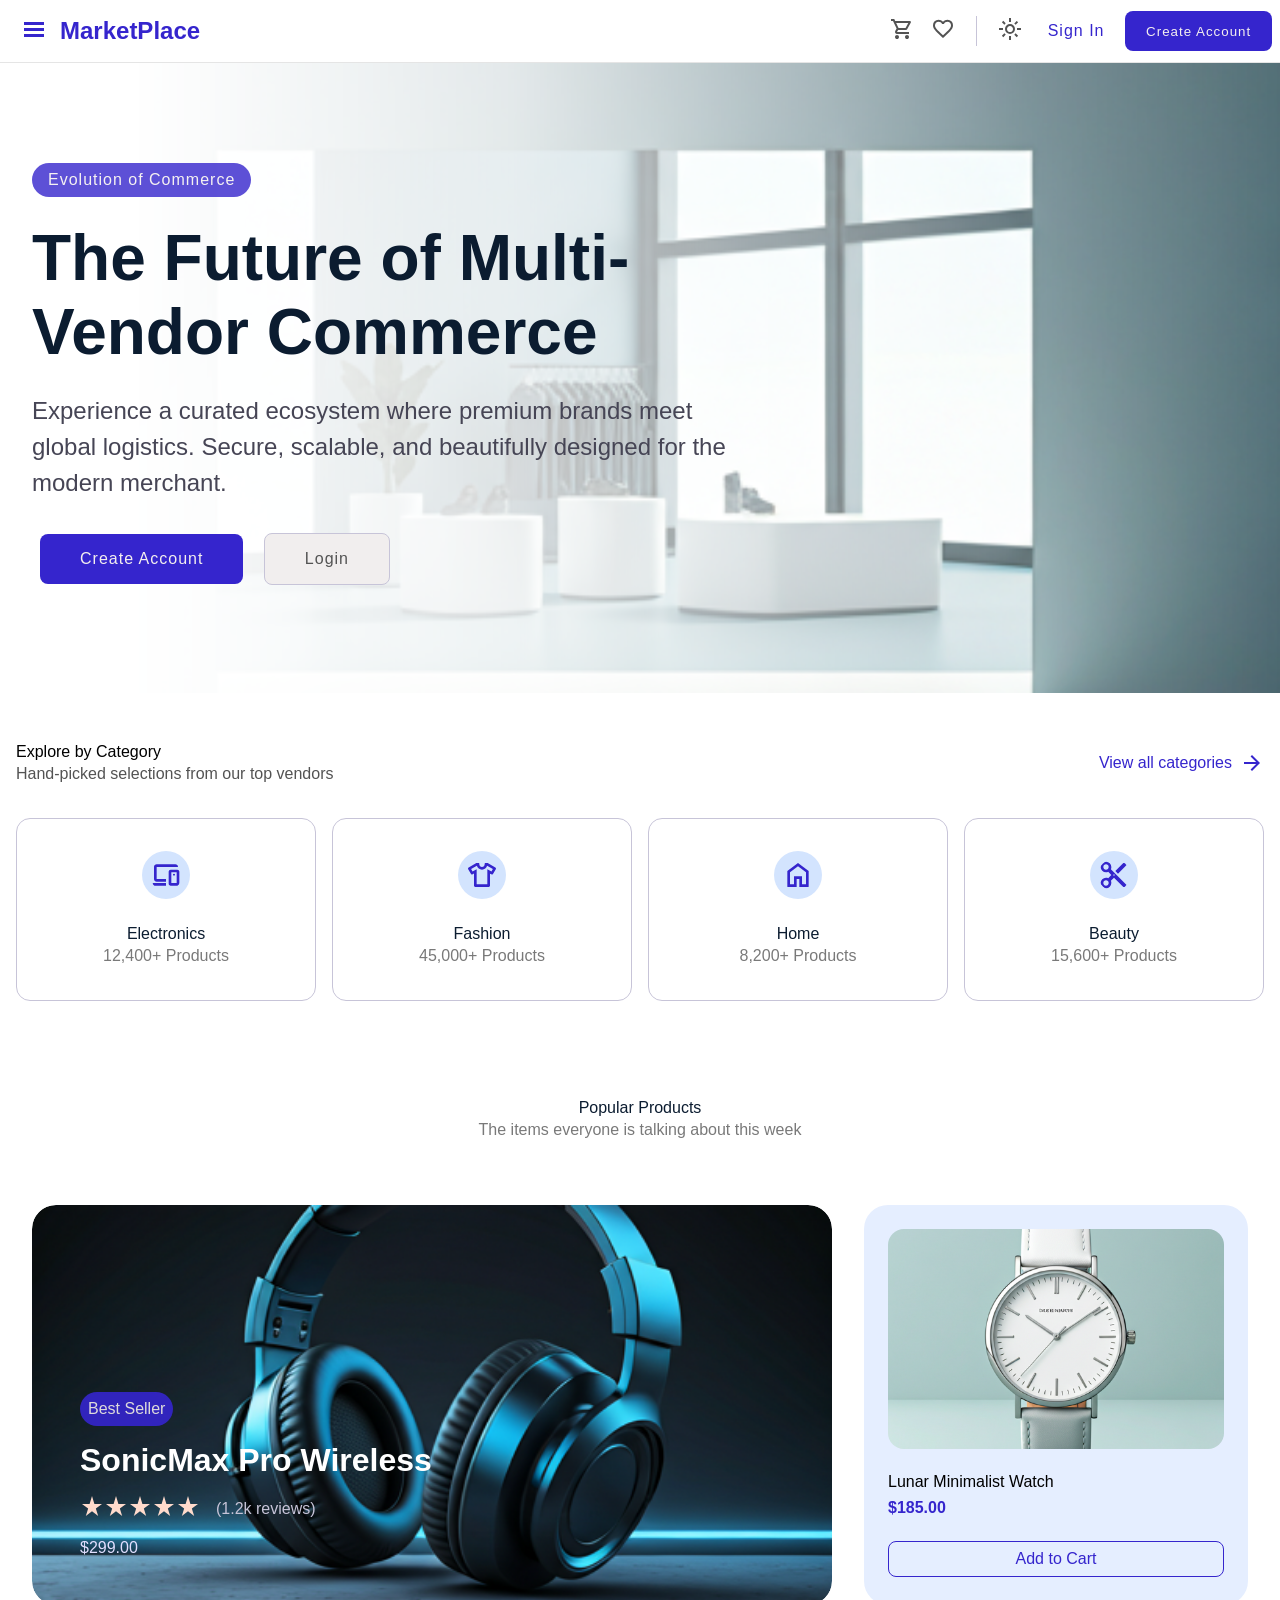
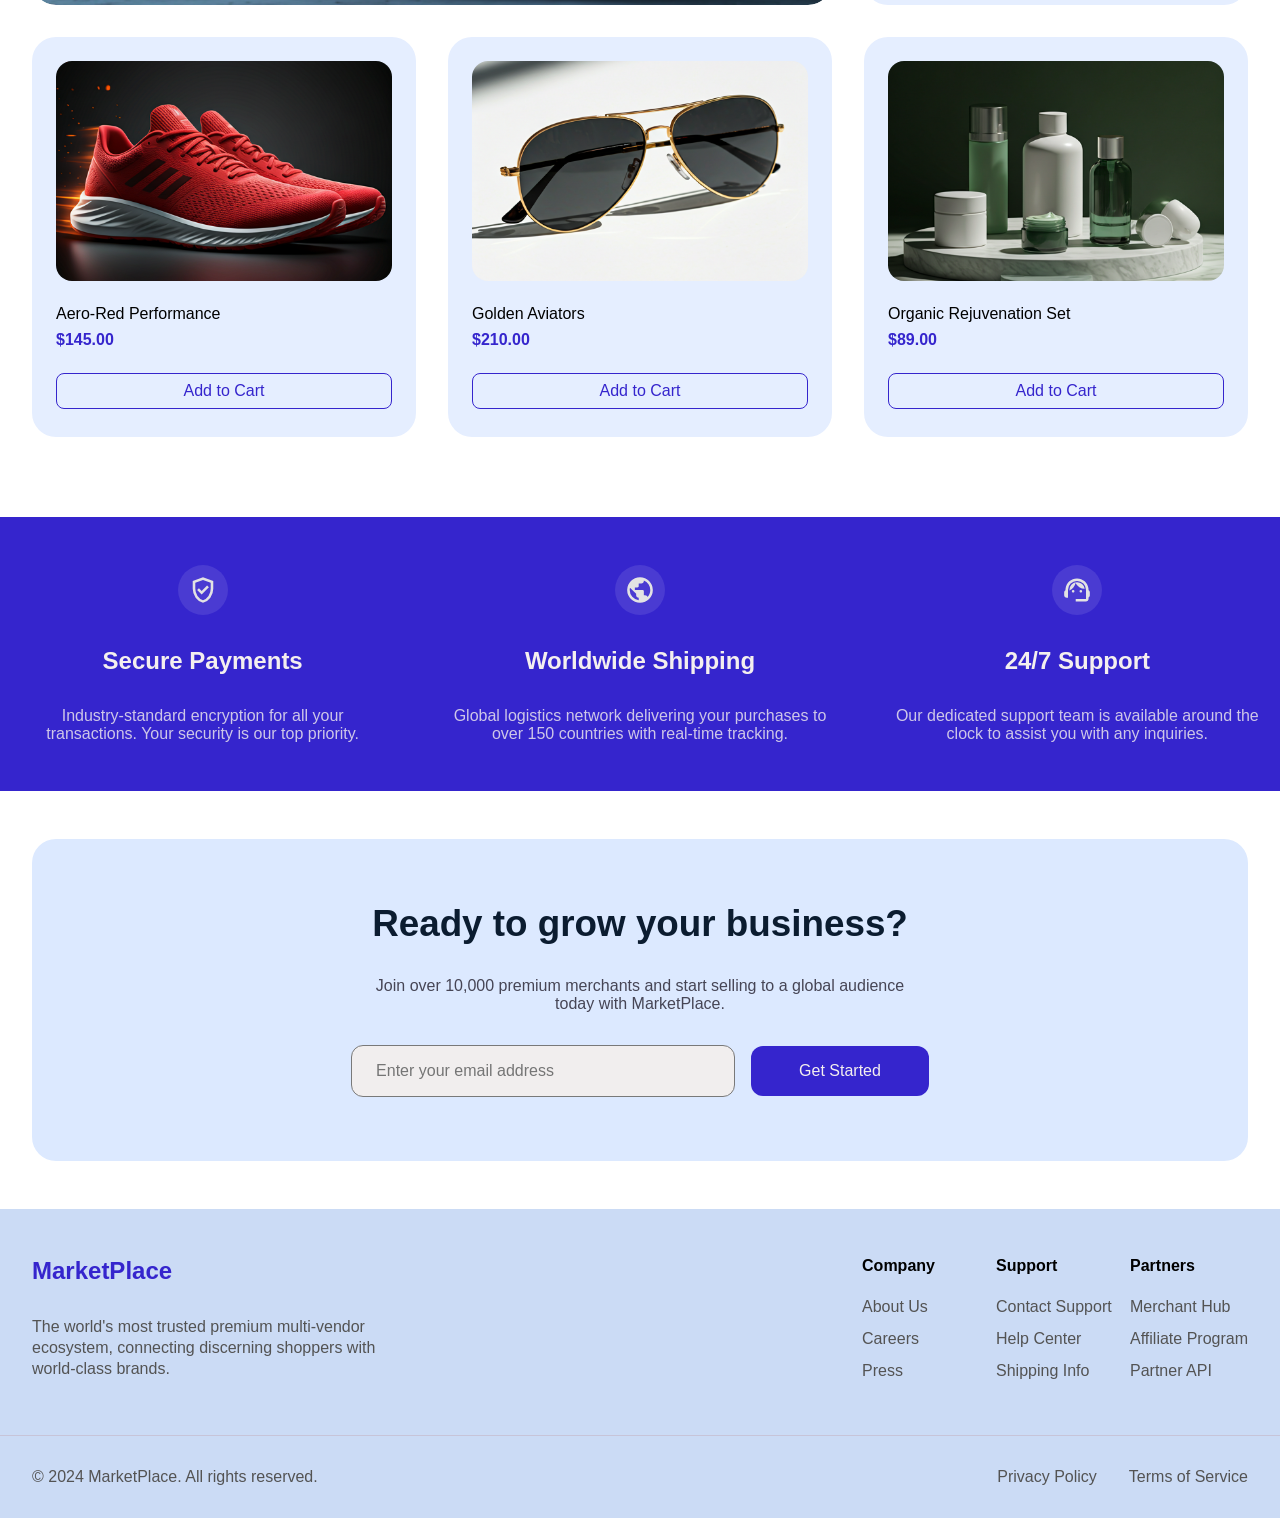
<file: index.html>
<!DOCTYPE html>
<html lang="en">

<head>
    <meta charset="UTF-8">
    <meta name="viewport" content="width=device-width, initial-scale=1.0">
    <link rel="stylesheet" href="style.css">
    <link rel="stylesheet" href="CSS/nav.css">
    <link rel="stylesheet" href="CSS/main.css">
    <link rel="stylesheet" href="CSS/Explore.css">
    <link rel="stylesheet" href="CSS/animation.css">
    <link rel="stylesheet" href="CSS/products.css">
    <link rel="stylesheet" href="CSS/support.css">
    <link rel="stylesheet" href="CSS/business.css">
    <link rel="stylesheet" href="CSS/footer.css">
    <title>MarketPlace</title>
</head>

<body>
    <nav class="nav-landing nav">
        <div class="vo">
            <div class="menu-toggle" id="mobile-menu">
                <span></span><span></span><span></span>
            </div>
            <h2 class="nav-logo"><a href="#">MarketPlace</a></h2>
        </div>
        <div class="nav-ll">
            <a href="" class="light-mode light-mode-menu"><svg xmlns="http://www.w3.org/2000/svg" height="24px" viewBox="0 -960 960 960"
                    width="24px" fill="#e3e3e3">
                    <path
                        d="M565-395q35-35 35-85t-35-85q-35-35-85-35t-85 35q-35 35-35 85t35 85q35 35 85 35t85-35Zm-226.5 56.5Q280-397 280-480t58.5-141.5Q397-680 480-680t141.5 58.5Q680-563 680-480t-58.5 141.5Q563-280 480-280t-141.5-58.5ZM200-440H40v-80h160v80Zm720 0H760v-80h160v80ZM440-760v-160h80v160h-80Zm0 720v-160h80v160h-80ZM256-650l-101-97 57-59 96 100-52 56Zm492 496-97-101 53-55 101 97-57 59Zm-98-550 97-101 59 57-100 96-56-52ZM154-212l101-97 55 53-97 101-59-57Zm326-268Z" />
                </svg></a>

            <ul class="nav-list">

                <li><a href="">Categories</a></li>
                <li><a href="">New Arrivals</a></li>
                <li><a href="">Deals</a></li>
            </ul>
            <form action="" method="get" class="nav-form">
                <a href="" class="nav-form-btn"><svg xmlns="http://www.w3.org/2000/svg" height="24px"
                        viewBox="0 -960 960 960" width="24px" fill="#e3e3e3">
                        <path
                            d="M784-120 532-372q-30 24-69 38t-83 14q-109 0-184.5-75.5T120-580q0-109 75.5-184.5T380-840q109 0 184.5 75.5T640-580q0 44-14 83t-38 69l252 252-56 56ZM380-400q75 0 127.5-52.5T560-580q0-75-52.5-127.5T380-760q-75 0-127.5 52.5T200-580q0 75 52.5 127.5T380-400Z" />
                    </svg> </a>
                <input type="text" name="search" placeholder="Search marketplace..." class="nav-input">
            </form>
        </div>
        <div class="right">

            <a href="" class="nav-shopping bac"> <svg xmlns="http://www.w3.org/2000/svg" height="24px"
                    viewBox="0 -960 960 960" width="24px">
                    <path
                        d="M223.5-103.5Q200-127 200-160t23.5-56.5Q247-240 280-240t56.5 23.5Q360-193 360-160t-23.5 56.5Q313-80 280-80t-56.5-23.5Zm400 0Q600-127 600-160t23.5-56.5Q647-240 680-240t56.5 23.5Q760-193 760-160t-23.5 56.5Q713-80 680-80t-56.5-23.5ZM246-720l96 200h280l110-200H246Zm-38-80h590q23 0 35 20.5t1 41.5L692-482q-11 20-29.5 31T622-440H324l-44 80h480v80H280q-45 0-68-39.5t-2-78.5l54-98-144-304H40v-80h130l38 80Zm134 280h280-280Z" />
                </svg></a>
            <a href="" class="nav-favorite bac"><svg xmlns="http://www.w3.org/2000/svg" height="24px"
                    viewBox="0 -960 960 960" width="24px">
                    <path
                        d="m480-120-58-52q-101-91-167-157T150-447.5Q111-500 95.5-544T80-634q0-94 63-157t157-63q52 0 99 22t81 62q34-40 81-62t99-22q94 0 157 63t63 157q0 46-15.5 90T810-447.5Q771-395 705-329T538-172l-58 52Zm0-108q96-86 158-147.5t98-107q36-45.5 50-81t14-70.5q0-60-40-100t-100-40q-47 0-87 26.5T518-680h-76q-15-41-55-67.5T300-774q-60 0-100 40t-40 100q0 35 14 70.5t50 81q36 45.5 98 107T480-228Zm0-273Z" />
                </svg></a>
            <span class="ff"></span>
            <div class="btn">

                <a href="" class="light-mode"><svg xmlns="http://www.w3.org/2000/svg" height="24px"
                        viewBox="0 -960 960 960" width="24px" fill="#e3e3e3">
                        <path
                            d="M565-395q35-35 35-85t-35-85q-35-35-85-35t-85 35q-35 35-35 85t35 85q35 35 85 35t85-35Zm-226.5 56.5Q280-397 280-480t58.5-141.5Q397-680 480-680t141.5 58.5Q680-563 680-480t-58.5 141.5Q563-280 480-280t-141.5-58.5ZM200-440H40v-80h160v80Zm720 0H760v-80h160v80ZM440-760v-160h80v160h-80Zm0 720v-160h80v160h-80ZM256-650l-101-97 57-59 96 100-52 56Zm492 496-97-101 53-55 101 97-57 59Zm-98-550 97-101 59 57-100 96-56-52ZM154-212l101-97 55 53-97 101-59-57Zm326-268Z" />
                    </svg></a>

                <button class="nav-sign"><a href="html/login/login.html">Sign In</a></button>
                <button class="nav-create"><a href="html/creatAccount/creatAccount.html">Create Account</a></button>
            </div>
        </div>
    </nav>
    <main class="main-landing">
        <div class="main-landing-sub">
            <img src="img/img-supp.png" alt="img" class="main-img">
            <h2 class="main-h2">Evolution of Commerce</h2>
            <h1 class="main-h1">The Future of Multi-<br>Vendor Commerce</h1>
            <p class="main-p">Experience a curated ecosystem where premium brands meet <br class="no"> global logistics.
                Secure,
                scalable,
                and beautifully designed for the <br class="no"> modern merchant.</p>
            <div class="btnm">
                <button class=" main-create"><a href="html/creatAccount/creatAccount.html">Create Account</a></button>
                <button class=" main-sign"><a href="html/login/login.html">Login</a></button>
            </div>
        </div>
    </main>
    <section class="explore">
        <div class="explore-container">
            <div class="explore-p">
                <p class="explore-p1">Explore by Category</p>
                <p class="explore-p2">Hand-picked selections from our top vendors</p>
            </div>
            <a href="" class="explore-view">View all categories <svg xmlns="http://www.w3.org/2000/svg" height="24px"
                    viewBox="0 -960 960 960" width="24px">
                    <path d="M647-440H160v-80h487L423-744l57-56 320 320-320 320-57-56 224-224Z" />
                </svg></a>
        </div>
        <div class="category">
            <div class="category1">
                <svg xmlns="http://www.w3.org/2000/svg" height="24px" viewBox="0 -960 960 960" width="24px"
                    fill="#e3e3e3" class="svg-category">
                    <path
                        d="M480-540ZM80-160v-80h400v80H80Zm120-120q-33 0-56.5-23.5T120-360v-360q0-33 23.5-56.5T200-800h560q33 0 56.5 23.5T840-720H200v360h280v80H200Zm600 40v-320H640v320h160Zm-180 80q-25 0-42.5-17.5T560-220v-360q0-25 17.5-42.5T620-640h200q25 0 42.5 17.5T880-580v360q0 25-17.5 42.5T820-160H620Zm100-300q13 0 21.5-9t8.5-21q0-13-8.5-21.5T720-520q-12 0-21 8.5t-9 21.5q0 12 9 21t21 9Zm0 60Z" />
                </svg>
                <div class="cat-t">
                    <h4 class="cat-h4">Electronics</h4>
                    <p class="cat-p">12,400+ Products</p>
                </div>
            </div>
            <div class="category1">
                <svg xmlns="http://www.w3.org/2000/svg" height="24px" viewBox="0 -960 960 960" width="24px"
                    fill="#e3e3e3" class="svg-category">
                    <path
                        d="m240-522-40 22q-14 8-30 4t-24-18L66-654q-8-14-4-30t18-24l230-132h70q9 0 14.5 5.5T400-820v20q0 33 23.5 56.5T480-720q33 0 56.5-23.5T560-800v-20q0-9 5.5-14.5T580-840h70l230 132q14 8 18 24t-4 30l-80 140q-8 14-23.5 17.5T760-501l-40-20v361q0 17-11.5 28.5T680-120H280q-17 0-28.5-11.5T240-160v-362Zm80-134v456h320v-456l124 68 42-70-172-100q-15 51-56.5 84.5T480-640q-56 0-97.5-33.5T326-758L154-658l42 70 124-68Zm160 177Z" />
                </svg>
                <div class="cat-t">
                    <h4 class="cat-h4">Fashion</h4>
                    <p class="cat-p">45,000+ Products</p>
                </div>
            </div>
            <div class="category1">
                <svg xmlns="http://www.w3.org/2000/svg" height="24px" viewBox="0 -960 960 960" width="24px"
                    fill="#e3e3e3" class="svg-category">
                    <path
                        d="M240-200h120v-240h240v240h120v-360L480-740 240-560v360Zm-80 80v-480l320-240 320 240v480H520v-240h-80v240H160Zm320-350Z" />
                </svg>
                <div class="cat-t">
                    <h4 class="cat-h4">Home</h4>
                    <p class="cat-p">8,200+ Products</p>
                </div>
            </div>
            <div class="category1">
                <svg xmlns="http://www.w3.org/2000/svg" height="24px" viewBox="0 -960 960 960" width="24px"
                    fill="#e3e3e3" class="svg-category">
                    <path
                        d="M760-120 480-400l-94 94q8 15 11 32t3 34q0 66-47 113T240-80q-66 0-113-47T80-240q0-66 47-113t113-47q17 0 34 3t32 11l94-94-94-94q-15 8-32 11t-34 3q-66 0-113-47T80-720q0-66 47-113t113-47q66 0 113 47t47 113q0 17-3 34t-11 32l494 494v40H760ZM600-520l-80-80 240-240h120v40L600-520ZM296.5-663.5Q320-687 320-720t-23.5-56.5Q273-800 240-800t-56.5 23.5Q160-753 160-720t23.5 56.5Q207-640 240-640t56.5-23.5ZM494-466q6-6 6-14t-6-14q-6-6-14-6t-14 6q-6 6-6 14t6 14q6 6 14 6t14-6ZM296.5-183.5Q320-207 320-240t-23.5-56.5Q273-320 240-320t-56.5 23.5Q160-273 160-240t23.5 56.5Q207-160 240-160t56.5-23.5Z" />
                </svg>
                <div class="cat-t">
                    <h4 class="cat-h4">Beauty</h4>
                    <p class="cat-p">15,600+ Products</p>
                </div>
            </div>
        </div>
    </section>
    <section class="products-ex">
        <div class="cat-t">
            <h4 class="cat-h4">Popular Products</h4>
            <p class="cat-p">The items everyone is talking about this week</p>
        </div>
        <div class="products-grid">
            <div class="grid-p-b g">
                <img src="img/bestPrud.png" alt="img" class="img-best-prod">
                <div class="cont-pro">
                    <span class="best-seller">Best Seller</span>
                    <h2 class="grid-be-se-h3">SonicMax Pro Wireless</h2>
                    <p class="p-p"><span class="s-p-p"><svg class="star" xmlns="http://www.w3.org/2000/svg"
                                height="24px" viewBox="0 -960 960 960" width="24px" fill="#e3e3e3">
                                <path
                                    d="m233-120 93-304L80-600h304l96-320 96 320h304L634-424l93 304-247-188-247 188Z" />
                            </svg><svg class="star" xmlns="http://www.w3.org/2000/svg" height="24px"
                                viewBox="0 -960 960 960" width="24px" fill="#e3e3e3">
                                <path
                                    d="m233-120 93-304L80-600h304l96-320 96 320h304L634-424l93 304-247-188-247 188Z" />
                            </svg><svg class="star" xmlns="http://www.w3.org/2000/svg" height="24px"
                                viewBox="0 -960 960 960" width="24px" fill="#e3e3e3">
                                <path
                                    d="m233-120 93-304L80-600h304l96-320 96 320h304L634-424l93 304-247-188-247 188Z" />
                            </svg><svg class="star" xmlns="http://www.w3.org/2000/svg" height="24px"
                                viewBox="0 -960 960 960" width="24px" fill="#e3e3e3">
                                <path
                                    d="m233-120 93-304L80-600h304l96-320 96 320h304L634-424l93 304-247-188-247 188Z" />
                            </svg><svg class="star" xmlns="http://www.w3.org/2000/svg" height="24px"
                                viewBox="0 -960 960 960" width="24px" fill="#e3e3e3">
                                <path
                                    d="m233-120 93-304L80-600h304l96-320 96 320h304L634-424l93 304-247-188-247 188Z" />
                            </svg></span>(1.2k reviews)</p>
                    <p class="price-p-b">$299.00</p>
                </div>
            </div>
            <div class="grid-products g">
                <div class="img-prooo">
                    <img src="img/prud.png" alt="img" class="img-proo">
                </div>
                <p class="p-gridd-prod">Lunar Minimalist Watch</p>
                <span class="price-grid-products">$185.00</span>
                <button class="button-grid">Add to Cart</button>
            </div>
            <div class="grid-products g">
                <div class="img-prooo">
                    <img src="img/prud1.png" alt="img" class="img-proo">
                </div>
                <p class="p-gridd-prod">Aero-Red Performance</p>
                <span class="price-grid-products">$145.00</span>
                <button class="button-grid">Add to Cart</button>
            </div>
            <div class="grid-products g">
                <div class="img-prooo"> <img src="img/prud2.png" alt="img" class="img-proo">
                </div>
                <p class="p-gridd-prod">Golden Aviators</p>
                <span class="price-grid-products">$210.00</span>
                <button class="button-grid">Add to Cart</button>
            </div>
            <div class="grid-products g">
                <div class="img-prooo"> <img src="img/prud3.png" alt="img" class="img-proo">
                </div>
                <p class="p-gridd-prod">Organic Rejuvenation Set</p>
                <span class="price-grid-products">$89.00</span>
                <button class="button-grid">Add to Cart</button>
            </div>
        </div>
    </section>
    <section class="support">
        <div class="support-sup">
            <div class="verified">
                <svg xmlns="http://www.w3.org/2000/svg" height="24px" viewBox="0 -960 960 960" width="24px"
                    fill="#e3e3e3" class="svg-sup">
                    <path
                        d="m438-338 226-226-57-57-169 169-84-84-57 57 141 141Zm42 258q-139-35-229.5-159.5T160-516v-244l320-120 320 120v244q0 152-90.5 276.5T480-80Zm0-84q104-33 172-132t68-220v-189l-240-90-240 90v189q0 121 68 220t172 132Zm0-316Z" />
                </svg>
                <h2 class="sup-h2">Secure Payments</h2>
                <p class="sup-p">Industry-standard encryption for all your transactions. Your security is our top
                    priority.
                </p>
            </div>
            <div class="verified">
                <svg xmlns="http://www.w3.org/2000/svg" height="24px" viewBox="0 -960 960 960" width="24px"
                    fill="#e3e3e3" class="svg-sup">
                    <path
                        d="M324-111.5Q251-143 197-197t-85.5-127Q80-397 80-480t31.5-156Q143-709 197-763t127-85.5Q397-880 480-880t156 31.5Q709-817 763-763t85.5 127Q880-563 880-480t-31.5 156Q817-251 763-197t-127 85.5Q563-80 480-80t-156-31.5ZM440-162v-78q-33 0-56.5-23.5T360-320v-40L168-552q-3 18-5.5 36t-2.5 36q0 121 79.5 212T440-162Zm276-102q41-45 62.5-100.5T800-480q0-98-54.5-179T600-776v16q0 33-23.5 56.5T520-680h-80v80q0 17-11.5 28.5T400-560h-80v80h240q17 0 28.5 11.5T600-440v120h40q26 0 47 15.5t29 40.5Z" />
                </svg>
                <h2 class="sup-h2">Worldwide Shipping</h2>
                <p class="sup-p">Global logistics network delivering your purchases to over 150 countries with real-time
                    tracking.
                </p>
            </div>
            <div class="verified">
                <svg xmlns="http://www.w3.org/2000/svg" height="24px" viewBox="0 -960 960 960" width="24px"
                    fill="#e3e3e3" class="svg-sup">
                    <path
                        d="M440-120v-80h320v-284q0-117-81.5-198.5T480-764q-117 0-198.5 81.5T200-484v244h-40q-33 0-56.5-23.5T80-320v-80q0-21 10.5-39.5T120-469l3-53q8-68 39.5-126t79-101q47.5-43 109-67T480-840q68 0 129 24t109 66.5Q766-707 797-649t40 126l3 52q19 9 29.5 27t10.5 38v92q0 20-10.5 38T840-249v49q0 33-23.5 56.5T760-120H440ZM331.5-411.5Q320-423 320-440t11.5-28.5Q343-480 360-480t28.5 11.5Q400-457 400-440t-11.5 28.5Q377-400 360-400t-28.5-11.5Zm240 0Q560-423 560-440t11.5-28.5Q583-480 600-480t28.5 11.5Q640-457 640-440t-11.5 28.5Q617-400 600-400t-28.5-11.5ZM241-462q-7-106 64-182t177-76q89 0 156.5 56.5T720-519q-91-1-167.5-49T435-698q-16 80-67.5 142.5T241-462Z" />
                </svg>
                <h2 class="sup-h2">24/7 Support</h2>
                <p class="sup-p">Our dedicated support team is available around the clock to assist you with any
                    inquiries.
                </p>
            </div>
        </div>
    </section>
    <section class="business-s">
        <div class="business">
            <h2 class="business-h2">Ready to grow your business?</h2>
            <p class="business-p">Join over 10,000 premium merchants and start selling to a global audience <br> today
                with
                MarketPlace.</p>
            <form action="" class="business-form">
                <input type="text" class="text-bus" placeholder="Enter your email address">
                <input type="submit" class="sum-bus" value="Get Started">
            </form>
        </div>
    </section>
    <footer class="fot">
        <div class="fott">
            <div class="fot1">
                <div class="fot1-left">
                    <h2 class="fot1-left-h2">MarketPlace</h2>
                    <p class="fot1-left-p">The world's most trusted premium multi-vendor <br> ecosystem, connecting
                        discerning
                        shoppers with <br> world-class brands.</p>
                </div>
                <div class="fot1-right">
                    <div class="fot1-right-list">
                        <h4 class="for1-right-h3">Company</h4>
                        <ul class="fot1-right-ul">
                            <li><a href="">About Us</a></li>
                            <li><a href="">Careers</a></li>
                            <li><a href="">Press</a></li>
                        </ul>
                    </div>
                    <div class="fot1-right-list">
                        <h4 class="for1-right-h3">Support</h4>
                        <ul class="fot1-right-ul">
                            <li><a href="">Contact Support</a></li>
                            <li><a href="">Help Center</a></li>
                            <li><a href="">Shipping Info</a></li>
                        </ul>
                    </div>
                    <div class="fot1-right-list">
                        <h4 class="for1-right-h3">Partners</h4>
                        <ul class="fot1-right-ul">
                            <li><a href="">Merchant Hub</a></li>
                            <li><a href="">Affiliate Program</a></li>
                            <li><a href="">Partner API</a></li>
                        </ul>
                    </div>
                </div>
            </div>
            <hr>
            <div class="fot2">
                <div class="fot2-left">&copy; 2024 MarketPlace. All rights reserved.</div>
                <div class="fot2-right"><a href="" class="fot2-right">Privacy Policy</a><a href=""
                        class="fot2-right">Terms
                        of Service</a></div>
            </div>
        </div>
    </footer>
    <script type="module" src="main.js"></script>
</body>

</html>
</file>
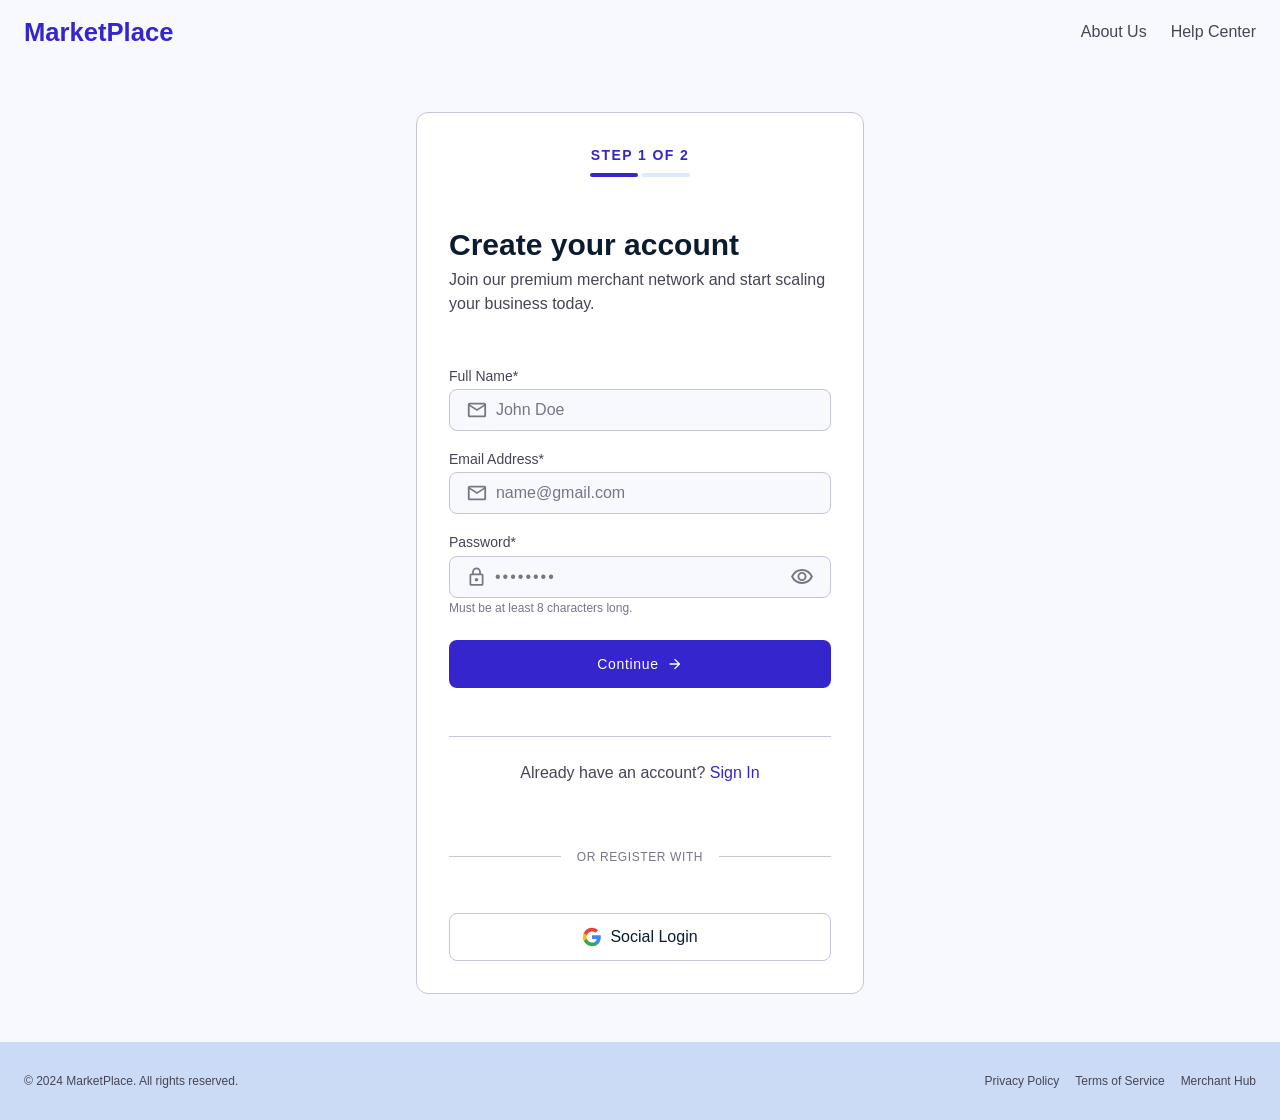
<file: html/creatAccount/creatAccount.html>
<!DOCTYPE html>
<html lang="en">

<head>
    <meta charset="UTF-8">
    <meta name="viewport" content="width=device-width, initial-scale=1.0">
    <link href="https://fonts.googleapis.com/css2?family=Material+Symbols+Outlined:wght,FILL@100..700,0..1&display=swap"
        rel="stylesheet">
    <link rel="stylesheet" href="../../CSS/Creat Account/creatAccount.css">
    <link rel="stylesheet" href="../../CSS/animation.css">
    <title>Creat Account</title>
</head>

<body>
    <nav>
        <h2 class="nav-h2">MarketPlace</h2>
        <div class="nav-div-a">
            <a href="">About Us</a>
            <a href="">Help Center</a>
        </div>
    </nav>
    <main>
        <div class="main-content">
            <div class="main-step">
                <span class="main-step-span">Step 1 of 2</span>
                <div class="main-step-sup">
                    <div class="main-step-left steps"></div>
                    <div class="main-step-right steps"></div>
                </div>
            </div>
            <div class="main-detials">
                <h1 class="main-h1">Create your account</h1>
                <p class="main-p">Join our premium merchant network and start scaling your business today.</p>
            </div>
            <form action="" class="main-form">
                <label for="text" class="label-text-email label">Full Name*</label>
                <div class="input-container-for-icon ye">
                    <svg xmlns="http://www.w3.org/2000/svg" height="24px" viewBox="0 -960 960 960" width="24px"
                        fill="#e3e3e3" class="right-icon-address">
                        <path
                            d="M160-160q-33 0-56.5-23.5T80-240v-480q0-33 23.5-56.5T160-800h640q33 0 56.5 23.5T880-720v480q0 33-23.5 56.5T800-160H160Zm320-280L160-640v400h640v-400L480-440Zm0-80 320-200H160l320 200ZM160-640v-80 480-400Z" />
                    </svg>
                    <input type="text" id="text" name="text" placeholder="John Doe" class="input-filed" required>
                </div>
                <label for="email" class="label-text-email label">Email Address*</label>
                <div class="input-container-for-icon ye">
                    <svg xmlns="http://www.w3.org/2000/svg" height="24px" viewBox="0 -960 960 960" width="24px"
                        fill="#e3e3e3" class="right-icon-address">
                        <path
                            d="M160-160q-33 0-56.5-23.5T80-240v-480q0-33 23.5-56.5T160-800h640q33 0 56.5 23.5T880-720v480q0 33-23.5 56.5T800-160H160Zm320-280L160-640v400h640v-400L480-440Zm0-80 320-200H160l320 200ZM160-640v-80 480-400Z" />
                    </svg> <input type="email" id="email" name="email" placeholder="name@gmail.com" class="input-filed" required
                        autocomplete="email">
                </div>
                <label for="password" class="label-text-password label">Password*</label>
                <div class="input-container-for-icon addd">
                    <div class="add">
                        <svg xmlns="http://www.w3.org/2000/svg" height="24px" viewBox="0 -960 960 960" width="24px"
                            fill="#e3e3e3" class="right-icon-address">
                            <path
                                d="M240-80q-33 0-56.5-23.5T160-160v-400q0-33 23.5-56.5T240-640h40v-80q0-83 58.5-141.5T480-920q83 0 141.5 58.5T680-720v80h40q33 0 56.5 23.5T800-560v400q0 33-23.5 56.5T720-80H240Zm0-80h480v-400H240v400Zm296.5-143.5Q560-327 560-360t-23.5-56.5Q513-440 480-440t-56.5 23.5Q400-393 400-360t23.5 56.5Q447-280 480-280t56.5-23.5ZM360-640h240v-80q0-50-35-85t-85-35q-50 0-85 35t-35 85v80ZM240-160v-400 400Z" />
                        </svg>
                        <input type="password" id="password" name="password" placeholder="••••••••" class="input-filed input-filed-11"
                            minlength="8" aria-describedby="passwordHelp" required>
                    </div>
                    <svg xmlns="http://www.w3.org/2000/svg" height="24px" viewBox="0 -960 960 960" width="24px"
                        fill="#e3e3e3" class="right-icon-address-11 right-icon-address">
                        <path
                            d="M607.5-372.5Q660-425 660-500t-52.5-127.5Q555-680 480-680t-127.5 52.5Q300-575 300-500t52.5 127.5Q405-320 480-320t127.5-52.5Zm-204-51Q372-455 372-500t31.5-76.5Q435-608 480-608t76.5 31.5Q588-545 588-500t-31.5 76.5Q525-392 480-392t-76.5-31.5ZM214-281.5Q94-363 40-500q54-137 174-218.5T480-800q146 0 266 81.5T920-500q-54 137-174 218.5T480-200q-146 0-266-81.5ZM480-500Zm207.5 160.5Q782-399 832-500q-50-101-144.5-160.5T480-720q-113 0-207.5 59.5T128-500q50 101 144.5 160.5T480-280q113 0 207.5-59.5Z" />
                    </svg>
                </div>
                <small id="passwordHelp" class="passwordHelp">Must be at least 8 characters long.</small>
                <button class="input-submit" type="submit">
                    Continue
                    <svg xmlns="http://www.w3.org/2000/svg" height="24px" viewBox="0 -960 960 960" width="24px"
                        fill="#e3e3e3" class="submit">
                        <path d="M647-440H160v-80h487L423-744l57-56 320 320-320 320-57-56 224-224Z" />
                    </svg>
                </button>
            </form>
            <p class="main-p-already">Already have an account? <a href="../login/login.html" class="main-p-already">Sign In</a></p>
            <div class="or-Register-with">
                <span class="text-or-Register-with">OR REGISTER WITH</span>
            </div>
            <button class="main-button"><svg class="w-5 h-5 social-svg yy" viewBox="0 0 24 24"
                    style="width: 24px; height: 24px;">
                    <path
                        d="M22.56 12.25c0-.78-.07-1.53-.2-2.25H12v4.26h5.92c-.26 1.37-1.04 2.53-2.21 3.31v2.77h3.57c2.08-1.92 3.28-4.74 3.28-8.09z"
                        fill="#4285F4"></path>
                    <path
                        d="M12 23c2.97 0 5.46-.98 7.28-2.66l-3.57-2.77c-.98.66-2.23 1.06-3.71 1.06-2.86 0-5.29-1.93-6.16-4.53H2.18v2.84C3.99 20.53 7.7 23 12 23z"
                        fill="#34A853"></path>
                    <path
                        d="M5.84 14.09c-.22-.66-.35-1.36-.35-2.09s.13-1.43.35-2.09V7.07H2.18C1.43 8.55 1 10.22 1 12s.43 3.45 1.18 4.93l3.66-2.84z"
                        fill="#FBBC05"></path>
                    <path
                        d="M12 5.38c1.62 0 3.06.56 4.21 1.64l3.15-3.15C17.45 2.09 14.97 1 12 1 7.7 1 3.99 3.47 2.18 7.07l3.66 2.84c.87-2.6 3.3-4.53 6.16-4.53z"
                        fill="#EA4335"></path>
                </svg>Social Login</button>
        </div>
    </main>
    <footer>
        <p class="footer-p">© 2024 MarketPlace. All rights reserved.</p>
        <div class="footer-div-a">
            <a href="" class="desiagn">About Us</a>
            <a href="" class="desiagn">Help Center</a>
            <a href="">Privacy Policy</a>
            <a href="">Terms of Service</a>
            <a href="">Merchant Hub</a>
        </div>
    </footer>
    <script type="module" src="../../js/login.js"></script>
</body>

</html>
</file>
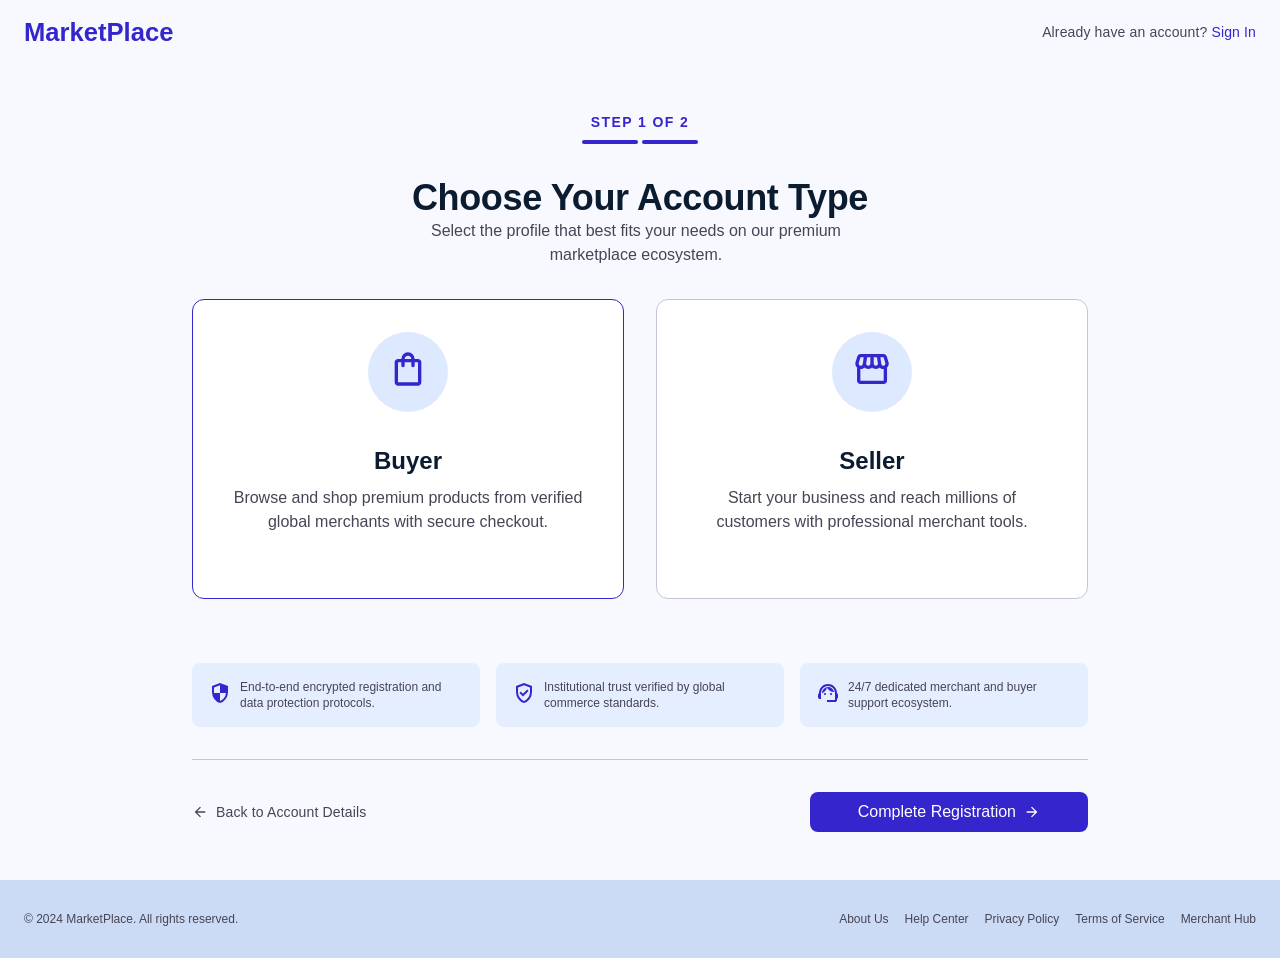
<file: html/creatAccount/creatAccountStep2.html>
<!DOCTYPE html>
<html lang="en">

<head>
    <meta charset="UTF-8">
    <meta name="viewport" content="width=device-width, initial-scale=1.0">
    <link rel="stylesheet" href="../../CSS/Creat Account/creatAccountStep2.css">
    <link rel="stylesheet" href="../../CSS/animation.css">
    <title>Creat Account</title>
</head>

<body>
    <nav>
        <h2 class="nav-h2">MarketPlace</h2>
        <p class="nav-p-already">Already have an account? <a href="../login/login.html" class="nav-p-already">Sign
                In</a></p>
    </nav>
    <main>
        <div class="main-content">
            <div class="main-step">
                <span class="main-step-span">Step 1 of 2</span>
                <div class="main-step-sup">
                    <div class="main-step-left steps"></div>
                    <div class="main-step-right steps"></div>
                </div>
            </div>
            <div class="main-details">
                <h1 class="details-h1">Choose Your Account Type</h1>
                <p class="details-p">Select the profile that best fits your needs on our premium marketplace ecosystem.
                </p>
            </div>
            <div class="main-grid1">
                <div class="buyer grid1 selected" data-type="buyer">
                    <div class="grid1-icon">
                        <svg xmlns="http://www.w3.org/2000/svg" height="24px" viewBox="0 -960 960 960" width="24px"
                            fill="#e3e3e3" class="icon-grid1">
                            <path
                                d="M240-80q-33 0-56.5-23.5T160-160v-480q0-33 23.5-56.5T240-720h80q0-66 47-113t113-47q66 0 113 47t47 113h80q33 0 56.5 23.5T800-640v480q0 33-23.5 56.5T720-80H240Zm0-80h480v-480h-80v80q0 17-11.5 28.5T600-520q-17 0-28.5-11.5T560-560v-80H400v80q0 17-11.5 28.5T360-520q-17 0-28.5-11.5T320-560v-80h-80v480Zm160-560h160q0-33-23.5-56.5T480-800q-33 0-56.5 23.5T400-720ZM240-160v-480 480Z" />
                        </svg>
                    </div>
                    <h2 class="buyer-h1 grid1-h2">Buyer</h2>
                    <p class="buyer-p grid1-p">Browse and shop premium products from verified global merchants with
                        secure
                        checkout.</p>
                </div>
                <div class="seller grid1" data-type="seller">
                    <div class="grid1-icon">
                        <svg xmlns="http://www.w3.org/2000/svg" height="24px" viewBox="0 -960 960 960" width="24px"
                            fill="#e3e3e3" class="icon-grid1">
                            <path
                                d="M841-518v318q0 33-23.5 56.5T761-120H201q-33 0-56.5-23.5T121-200v-318q-23-21-35.5-54t-.5-72l42-136q8-26 28.5-43t47.5-17h556q27 0 47 16.5t29 43.5l42 136q12 39-.5 71T841-518Zm-272-42q27 0 41-18.5t11-41.5l-22-140h-78v148q0 21 14 36.5t34 15.5Zm-180 0q23 0 37.5-15.5T441-612v-148h-78l-22 140q-4 24 10.5 42t37.5 18Zm-178 0q18 0 31.5-13t16.5-33l22-154h-78l-40 134q-6 20 6.5 43t41.5 23Zm540 0q29 0 42-23t6-43l-42-134h-76l22 154q3 20 16.5 33t31.5 13ZM201-200h560v-282q-5 2-6.5 2H751q-27 0-47.5-9T663-518q-18 18-41 28t-49 10q-27 0-50.5-10T481-518q-17 18-39.5 28T393-480q-29 0-52.5-10T299-518q-21 21-41.5 29.5T211-480h-4.5q-2.5 0-5.5-2v282Zm560 0H201h560Z" />
                        </svg>
                    </div>
                    <h2 class="seller-h1 grid1-h2">Seller</h2>
                    <p class="seller-p grid1-p">Start your business and reach millions of customers with professional
                        merchant
                        tools.</p>
                </div>
            </div>
            <div class="main-grid2">
                <div class="security grid2">
                    <div class="grid2-icon">
                        <svg xmlns="http://www.w3.org/2000/svg" height="24px" viewBox="0 -960 960 960" width="24px"
                            fill="#e3e3e3" class="icon-grid2">
                            <path
                                d="M480-80q-139-35-229.5-159.5T160-516v-244l320-120 320 120v244q0 152-90.5 276.5T480-80Zm0-84q97-30 162-118.5T718-480H480v-315l-240 90v207q0 7 2 18h238v316Z" />
                        </svg>
                    </div>
                    <p class="grid2-p">End-to-end encrypted registration and data protection protocols.</p>
                </div>
                <div class="verified grid2">
                    <div class="grid2-icon">
                        <svg xmlns="http://www.w3.org/2000/svg" height="24px" viewBox="0 -960 960 960" width="24px"
                            fill="#e3e3e3" class="icon-grid2">
                            <path
                                d="m438-338 226-226-57-57-169 169-84-84-57 57 141 141Zm42 258q-139-35-229.5-159.5T160-516v-244l320-120 320 120v244q0 152-90.5 276.5T480-80Zm0-84q104-33 172-132t68-220v-189l-240-90-240 90v189q0 121 68 220t172 132Zm0-316Z" />
                        </svg>
                    </div>
                    <p class="grid2-p">Institutional trust verified by global commerce standards.</p>
                </div>
                <div class="support grid2">
                    <div class="grid2-icon">
                        <svg xmlns="http://www.w3.org/2000/svg" height="24px" viewBox="0 -960 960 960" width="24px"
                            fill="#e3e3e3" class="icon-grid2">
                            <path
                                d="M440-120v-80h320v-284q0-117-81.5-198.5T480-764q-117 0-198.5 81.5T200-484v244h-40q-33 0-56.5-23.5T80-320v-80q0-21 10.5-39.5T120-469l3-53q8-68 39.5-126t79-101q47.5-43 109-67T480-840q68 0 129 24t109 66.5Q766-707 797-649t40 126l3 52q19 9 29.5 27t10.5 38v92q0 20-10.5 38T840-249v49q0 33-23.5 56.5T760-120H440ZM331.5-411.5Q320-423 320-440t11.5-28.5Q343-480 360-480t28.5 11.5Q400-457 400-440t-11.5 28.5Q377-400 360-400t-28.5-11.5Zm240 0Q560-423 560-440t11.5-28.5Q583-480 600-480t28.5 11.5Q640-457 640-440t-11.5 28.5Q617-400 600-400t-28.5-11.5ZM241-462q-7-106 64-182t177-76q89 0 156.5 56.5T720-519q-91-1-167.5-49T435-698q-16 80-67.5 142.5T241-462Z" />
                        </svg>
                    </div>
                    <p class="grid2-p">24/7 dedicated merchant and buyer support ecosystem.</p>
                </div>
            </div>
            <div class="btns">
                <a class="btns__a" href="creatAccount.html"><svg xmlns="http://www.w3.org/2000/svg" height="24px" viewBox="0 -960 960 960"
                        width="24px" fill="#e3e3e3" class="btn__icon1">
                        <path d="m313-440 224 224-57 56-320-320 320-320 57 56-224 224h487v80H313Z" />
                    </svg>
                    Back to Account Details</a>
                <button class="btns__btn2">Complete Registration
                    <svg xmlns="http://www.w3.org/2000/svg" height="24px" viewBox="0 -960 960 960" width="24px"
                        fill="#e3e3e3" class="btn__icon2">
                        <path d="M647-440H160v-80h487L423-744l57-56 320 320-320 320-57-56 224-224Z" />
                    </svg></button>
            </div>
        </div>
    </main>
    <footer>
        <p class="footer-p">© 2024 MarketPlace. All rights reserved.</p>
        <div class="footer-div-a">
            <a href="">About Us</a>
            <a href="">Help Center</a>
            <a href="">Privacy Policy</a>
            <a href="">Terms of Service</a>
            <a href="">Merchant Hub</a>
        </div>
    </footer>
    <script type="module" src="../../js/login.js"></script>
    <script src="../../js/creatAccount.js"></script>
</body>

</html>
</file>
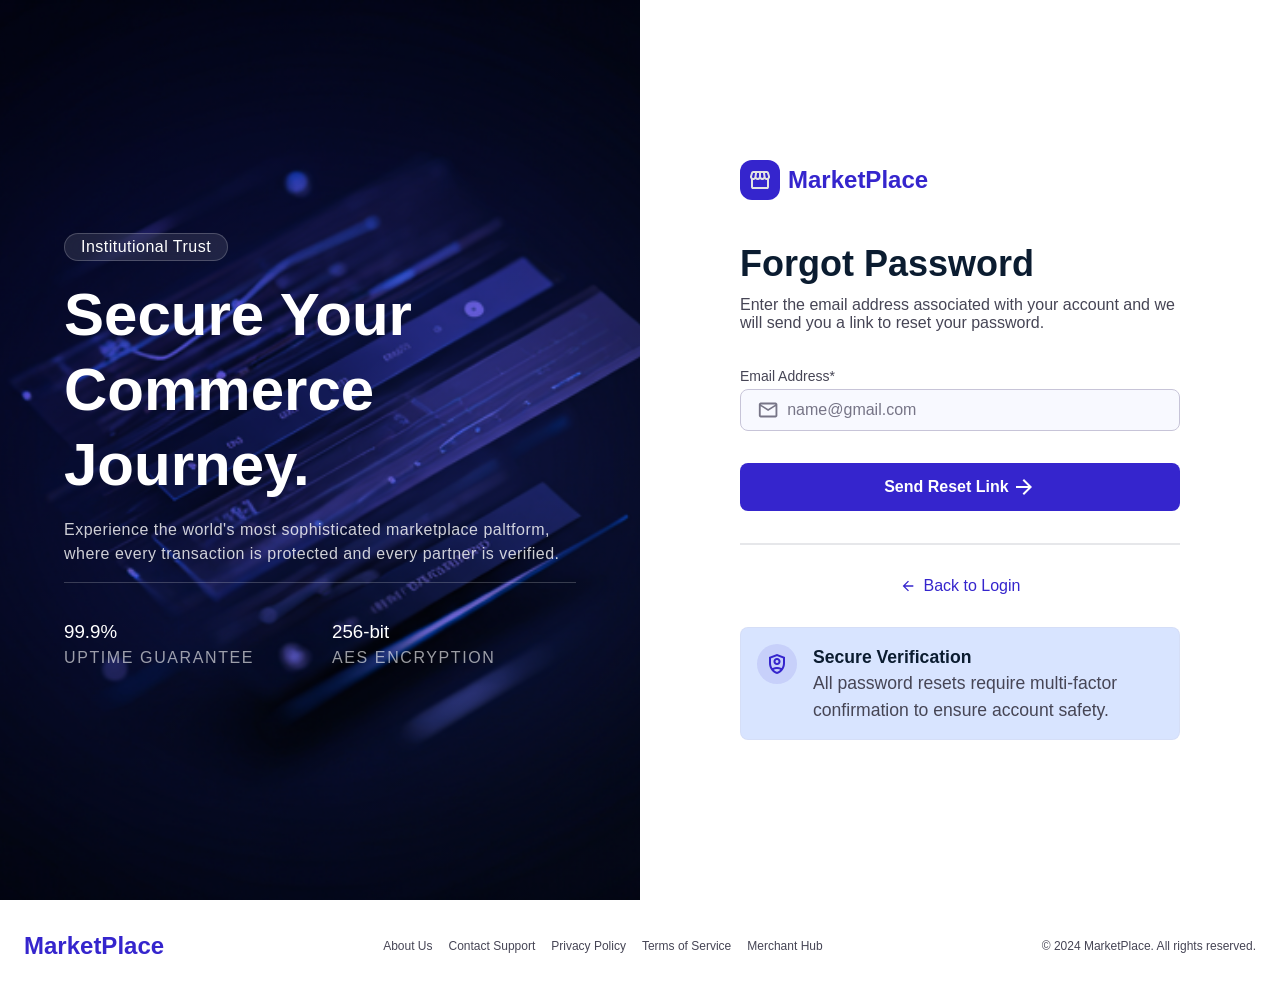
<file: html/login/forgotPassword.html>
<!DOCTYPE html>
<html lang="en">

<head>
    <meta charset="UTF-8">
    <meta name="viewport" content="width=device-width, initial-scale=1.0">
    <link href="https://fonts.googleapis.com/css2?family=Material+Symbols+Outlined:wght,FILL@100..700,0..1&display=swap"
        rel="stylesheet">
    <link rel="stylesheet" href="../../CSS/login/forgotPassword.css">
    <link rel="stylesheet" href="../../CSS/animation.css">
    <title>Forgot Password</title>
</head>

<body>
    <main class="container">
        <section class="left">
            <img src="../../img/login-img/forgotPassword.png" alt="" class="left-img">
            <div class="left-img-mixColor"></div>
            <div class="left-content">
                <span class="left-Institutional">Institutional Trust</span>
                <h1 class="left-h1">Secure Your <br> Commerce <br> Journey.</h1>
                <p class="left-p">Experience the world's most sophisticated marketplace paltform, where every
                    transaction is
                    protected and every partner is verified.</p>
                <div class="left-grid">
                    <div class="left-grid-sup">
                        <h3 class="left-grid-sup-h3">99.9%</h3>
                        <p class="left-grid-sup-p">UPTIME GUARANTEE</p>
                    </div>
                    <div class="left-grid-sup">
                        <h3 class="left-grid-sup-h3">256-bit</h3>
                        <p class="left-grid-sup-p">AES ENCRYPTION</p>
                    </div>
                </div>
            </div>
        </section>
        <section class="right">
            <div class="right-content">
                <div class="store-address">
                    <svg xmlns="http://www.w3.org/2000/svg" height="24px" viewBox="0 -960 960 960" width="24px"
                        fill="#e3e3e3" class="right-store-address">
                        <path
                            d="M841-518v318q0 33-23.5 56.5T761-120H201q-33 0-56.5-23.5T121-200v-318q-23-21-35.5-54t-.5-72l42-136q8-26 28.5-43t47.5-17h556q27 0 47 16.5t29 43.5l42 136q12 39-.5 71T841-518Zm-272-42q27 0 41-18.5t11-41.5l-22-140h-78v148q0 21 14 36.5t34 15.5Zm-180 0q23 0 37.5-15.5T441-612v-148h-78l-22 140q-4 24 10.5 42t37.5 18Zm-178 0q18 0 31.5-13t16.5-33l22-154h-78l-40 134q-6 20 6.5 43t41.5 23Zm540 0q29 0 42-23t6-43l-42-134h-76l22 154q3 20 16.5 33t31.5 13ZM201-200h560v-282q-5 2-6.5 2H751q-27 0-47.5-9T663-518q-18 18-41 28t-49 10q-27 0-50.5-10T481-518q-17 18-39.5 28T393-480q-29 0-52.5-10T299-518q-21 21-41.5 29.5T211-480h-4.5q-2.5 0-5.5-2v282Zm560 0H201h560Z" />
                    </svg>
                    <h2 class="store-address-h2">MarketPlace</h2>
                </div>
                <div class="right-detials">
                    <h4 class="right-detials-h4">Forgot Password</h4>
                    <p class="right-detials-p">Enter the email address associated with your account and we will send you
                        a link to reset your password.</p>
                </div>
                <form action="" class="right-form">
                    <label for="email" class="label-text-email">Email Address*</label>
                    <div class="right-form-input-for-icon">
                        <svg xmlns="http://www.w3.org/2000/svg" height="24px" viewBox="0 -960 960 960" width="24px"
                            fill="#e3e3e3" class="right-icon-address">
                            <path
                                d="M160-160q-33 0-56.5-23.5T80-240v-480q0-33 23.5-56.5T160-800h640q33 0 56.5 23.5T880-720v480q0 33-23.5 56.5T800-160H160Zm320-280L160-640v400h640v-400L480-440Zm0-80 320-200H160l320 200ZM160-640v-80 480-400Z" />
                        </svg> <input type="email" name="email" placeholder="name@gmail.com" autocomplete="email"
                            required class="input-filed">
                    </div>
                    <button class="right-form-button" type="submit">
                        Send Reset Link
                        <svg xmlns="http://www.w3.org/2000/svg" height="24px" viewBox="0 -960 960 960" width="24px"
                            fill="#e3e3e3" class="submit">
                            <path d="M647-440H160v-80h487L423-744l57-56 320 320-320 320-57-56 224-224Z" />
                        </svg>
                    </button>
                </form>
                <hr class="hr-right">
                <div class="right-a">
                    <svg xmlns="http://www.w3.org/2000/svg" height="16px" viewBox="0 -960 960 960" width="16px"
                        fill="#e3e3e3" class="arrow-back">
                        <path d="m313-440 224 224-57 56-320-320 320-320 57 56-224 224h487v80H313Z" />
                    </svg> <a href="login.html" class="right-aa">Back to Login</a>
                </div>
                <div class="right-secure">
                    <span class="material-symbols-outlined text-primary text-[20px] icon-secure">shield_person</span>
                    <div class="right-secure-detials">
                        <h4 class="right-secure-detials-h4">Secure Verification</h4>
                        <p class="right-secure-detials-p">All password resets require multi-factor confirmation to
                            ensure
                            account safety.</p>
                    </div>
                </div>
        </section>
    </main>
    <footer>
        <h2 class="footer-h2">MarketPlace</h2>
        <div class="footer-div-a">
            <a href="">About Us</a>
            <a href="">Contact Support</a>
            <a href="">Privacy Policy</a>
            <a href="">Terms of Service</a>
            <a href="">Merchant Hub</a>
        </div>
        <p class="footer-p">
            © 2024 MarketPlace. All rights reserved.</p>
    </footer>
    <script type="module" src="../../js/forgotPassword.js"></script>
</body>

</html>
</file>
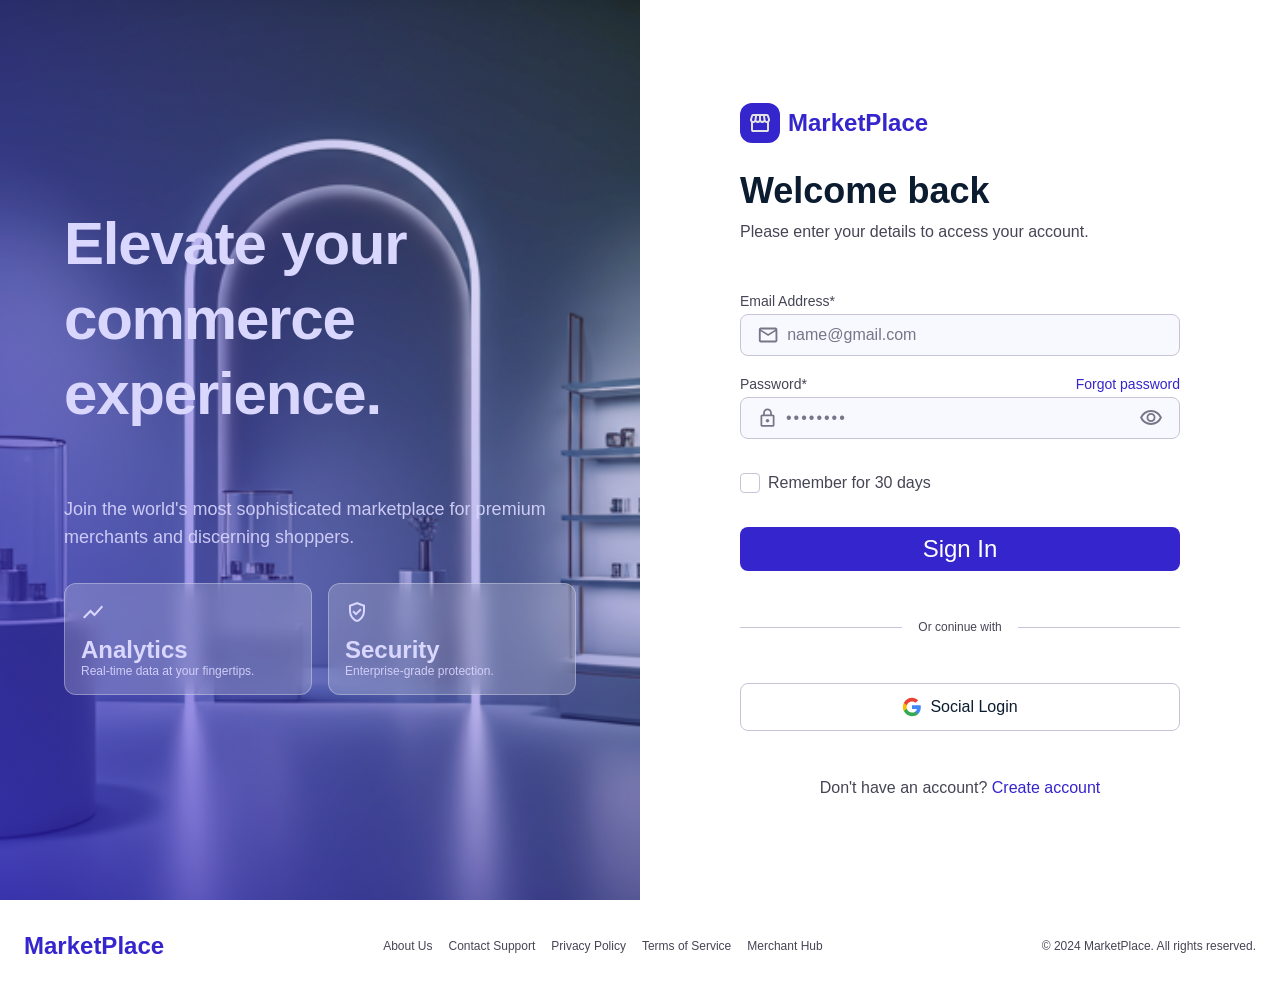
<file: html/login/login.html>
<!DOCTYPE html>
<html lang="en">

<head>
    <meta charset="UTF-8">
    <meta name="viewport" content="width=device-width, initial-scale=1.0">
    <link href="https://fonts.googleapis.com/css2?family=Material+Symbols+Outlined:wght,FILL@100..700,0..1&display=swap"
        rel="stylesheet">
    <link rel="stylesheet" href="../../CSS/login/styleLogin.css">
    <link rel="stylesheet" href="../../CSS/animation.css">
    <title>Login Page</title>
</head>

<body>
    <main class="container">
        <section class="left">
            <div class="left-div-background"> </div>
            <img src="../../img/login-img/login-img.png" alt="" class="login-img">
            <div class="left-content">
                <h1 class="left-h1">Elevate your <br> commerce <br> experience.</h1>
                <p class="left-p">Join the world's most sophisticated marketplace for premium merchants and discerning
                    shoppers.
                </p>
                <div class="left-flex">
                    <div class="analytics">
                        <svg xmlns="http://www.w3.org/2000/svg" height="24px" viewBox="0 -960 960 960" width="24px"
                            fill="#e3e3e3" class="left-grid-icon">
                            <path d="m140-220-60-60 300-300 160 160 284-320 56 56-340 384-160-160-240 240Z" />
                        </svg>
                        <div class="content">
                            <h2 class="left-grid-h2">Analytics</h2>
                            <p class="left-analytics-p">Real-time data at your fingertips.</p>
                        </div>
                    </div>
                    <div class="analytics">
                        <svg xmlns="http://www.w3.org/2000/svg" height="24px" viewBox="0 -960 960 960" width="24px"
                            fill="#e3e3e3" class="left-grid-icon">
                            <path
                                d="m438-338 226-226-57-57-169 169-84-84-57 57 141 141Zm42 258q-139-35-229.5-159.5T160-516v-244l320-120 320 120v244q0 152-90.5 276.5T480-80Zm0-84q104-33 172-132t68-220v-189l-240-90-240 90v189q0 121 68 220t172 132Zm0-316Z" />
                        </svg>
                        <div class="content">
                            <h2 class="left-grid-h2">Security</h2>
                            <p class="left-analytics-p">Enterprise-grade protection.</p>
                        </div>
                    </div>
                </div>
            </div>
        </section>
        <section class="right">
            <div class="right-content">
                <div class="store-address">
                    <svg xmlns="http://www.w3.org/2000/svg" height="24px" viewBox="0 -960 960 960" width="24px"
                        fill="#e3e3e3" class="right-store-address">
                        <path
                            d="M841-518v318q0 33-23.5 56.5T761-120H201q-33 0-56.5-23.5T121-200v-318q-23-21-35.5-54t-.5-72l42-136q8-26 28.5-43t47.5-17h556q27 0 47 16.5t29 43.5l42 136q12 39-.5 71T841-518Zm-272-42q27 0 41-18.5t11-41.5l-22-140h-78v148q0 21 14 36.5t34 15.5Zm-180 0q23 0 37.5-15.5T441-612v-148h-78l-22 140q-4 24 10.5 42t37.5 18Zm-178 0q18 0 31.5-13t16.5-33l22-154h-78l-40 134q-6 20 6.5 43t41.5 23Zm540 0q29 0 42-23t6-43l-42-134h-76l22 154q3 20 16.5 33t31.5 13ZM201-200h560v-282q-5 2-6.5 2H751q-27 0-47.5-9T663-518q-18 18-41 28t-49 10q-27 0-50.5-10T481-518q-17 18-39.5 28T393-480q-29 0-52.5-10T299-518q-21 21-41.5 29.5T211-480h-4.5q-2.5 0-5.5-2v282Zm560 0H201h560Z" />
                    </svg>
                    <h2 class="store-address-h2">MarketPlace</h2>
                </div>
                <div class="title">
                    <h2 class="title-h2">Welcome back</h2>
                    <p class="title-p">Please enter your details to access your account.</p>
                </div>
                <form action="" class="right-form">
                    <label for="email" class="label-text-email">Email Address*</label>
                    <div class="input-container-for-icon ye">
                        <svg xmlns="http://www.w3.org/2000/svg" height="24px" viewBox="0 -960 960 960" width="24px"
                            fill="#e3e3e3" class="right-icon-address">
                            <path
                                d="M160-160q-33 0-56.5-23.5T80-240v-480q0-33 23.5-56.5T160-800h640q33 0 56.5 23.5T880-720v480q0 33-23.5 56.5T800-160H160Zm320-280L160-640v400h640v-400L480-440Zm0-80 320-200H160l320 200ZM160-640v-80 480-400Z" />
                        </svg> <input type="email" name="email" placeholder="name@gmail.com" class="input-filed"
                            required autocomplete="email">
                    </div>
                    <label for="password" class="label-text-password">Password* <a href="forgotPassword.html"
                            class="label-text-forgot-password">Forgot password</a></label>
                    <div class="input-container-for-icon addd">
                        <div class="add"><svg xmlns="http://www.w3.org/2000/svg" height="24px" viewBox="0 -960 960 960"
                                width="24px" fill="#e3e3e3" class="right-icon-address">
                                <path
                                    d="M240-80q-33 0-56.5-23.5T160-160v-400q0-33 23.5-56.5T240-640h40v-80q0-83 58.5-141.5T480-920q83 0 141.5 58.5T680-720v80h40q33 0 56.5 23.5T800-560v400q0 33-23.5 56.5T720-80H240Zm0-80h480v-400H240v400Zm296.5-143.5Q560-327 560-360t-23.5-56.5Q513-440 480-440t-56.5 23.5Q400-393 400-360t23.5 56.5Q447-280 480-280t56.5-23.5ZM360-640h240v-80q0-50-35-85t-85-35q-50 0-85 35t-35 85v80ZM240-160v-400 400Z" />
                            </svg>
                            <input type="password" name="password" placeholder="••••••••"
                                class="input-filed input-filed-11" required>
                        </div>
                        <svg xmlns="http://www.w3.org/2000/svg" height="24px" viewBox="0 -960 960 960" width="24px"
                            fill="#e3e3e3" class="right-icon-address-11 right-icon-address">
                            <path
                                d="M607.5-372.5Q660-425 660-500t-52.5-127.5Q555-680 480-680t-127.5 52.5Q300-575 300-500t52.5 127.5Q405-320 480-320t127.5-52.5Zm-204-51Q372-455 372-500t31.5-76.5Q435-608 480-608t76.5 31.5Q588-545 588-500t-31.5 76.5Q525-392 480-392t-76.5-31.5ZM214-281.5Q94-363 40-500q54-137 174-218.5T480-800q146 0 266 81.5T920-500q-54 137-174 218.5T480-200q-146 0-266-81.5ZM480-500Zm207.5 160.5Q782-399 832-500q-50-101-144.5-160.5T480-720q-113 0-207.5 59.5T128-500q50 101 144.5 160.5T480-280q113 0 207.5-59.5Z" />
                        </svg>
                    </div>
                    <div class="checkbox">
                        <input type="checkbox" name="remember-for-30-days" id="check">
                        <label for="check" class="check">Remember for 30 days</label>
                    </div>
                    <input type="submit" class="input-submit" value="Sign In">
                </form>
                <div class="or-continue-with">
                    <span class="text-or-continue-with">Or coninue with</span>
                </div>
                <button class="social-login"><svg class="w-5 h-5 social-svg" viewBox="0 0 24 24">
                        <path
                            d="M22.56 12.25c0-.78-.07-1.53-.2-2.25H12v4.26h5.92c-.26 1.37-1.04 2.53-2.21 3.31v2.77h3.57c2.08-1.92 3.28-4.74 3.28-8.09z"
                            fill="#4285F4"></path>
                        <path
                            d="M12 23c2.97 0 5.46-.98 7.28-2.66l-3.57-2.77c-.98.66-2.23 1.06-3.71 1.06-2.86 0-5.29-1.93-6.16-4.53H2.18v2.84C3.99 20.53 7.7 23 12 23z"
                            fill="#34A853"></path>
                        <path
                            d="M5.84 14.09c-.22-.66-.35-1.36-.35-2.09s.13-1.43.35-2.09V7.07H2.18C1.43 8.55 1 10.22 1 12s.43 3.45 1.18 4.93l3.66-2.84z"
                            fill="#FBBC05"></path>
                        <path
                            d="M12 5.38c1.62 0 3.06.56 4.21 1.64l3.15-3.15C17.45 2.09 14.97 1 12 1 7.7 1 3.99 3.47 2.18 7.07l3.66 2.84c.87-2.6 3.3-4.53 6.16-4.53z"
                            fill="#EA4335"></path>
                    </svg>Social Login</button>
                <p class="dont-have-an-account">Don't have an account? <a href="../creatAccount/creatAccount.html"
                        class="href-dont-have-an-account">Create
                        account</a></p>
            </div>
        </section>
    </main>
    <footer>
        <h2 class="footer-h2">MarketPlace</h2>
        <div class="footer-div-a">
            <a href="">About Us</a>
            <a href="">Contact Support</a>
            <a href="">Privacy Policy</a>
            <a href="">Terms of Service</a>
            <a href="">Merchant Hub</a>
        </div>
        <p class="footer-p">
            © 2024 MarketPlace. All rights reserved.</p>
    </footer>
    <script type="module" src="../../js/login.js"></script>
</body>

</html>
</file>
<file: style.css>
:root {
    --black: #000000;
    --blue: rgb(53 37 205);
    --bluee: rgb(53 37 205);
    --blue--op: #E2E8F0;
    --white: rgb(255, 255, 255);
    --gr: rgb(199 196 216);
    --gx: rgb(199 196 216);
    --grr: rgb(121, 121, 121);
    --grrr: rgb(83, 83, 83);
    --gb: rgb(11 28 48);
    --qw: rgb(70 69 85);
    --fontff: Sans-serif;
    --bb: rgb(211 228 254);
    --ww: rgb(244, 239, 239);
    --wh: rgb(241, 238, 238);
    --whitee: white;
    --star: #ffdbcc;
    --grid: rgb(229 238 255);
    --s-b: rgba(255, 255, 255, 0.1);
    --s-bb: rgb(227, 227, 227);
    --rr-bb: rgb(220 233 255);
    --rr-bb-p: rgb(70 69 85);
    --fot: rgb(203 219 245);
}


* {
    padding: 0;
    margin: 0;
    box-sizing: border-box;
    font-family: var(--fontff);
}

body.active {
    background-color: var(--white);
    --black: rgb(228 225 235);
    --blue: rgb(189 194 255);
    --white: rgb(18 19 25);
    --gb: white;
    --qw: rgb(198 197 213);
    --ww: rgb(19 30 140);
    --wh: rgb(31 31 38);
    --grrr: rgb(198 197 213);
    --gr: rgb(69 70 83);
    --bb: rgb(52 52 59);
    --grr: rgb(198 197 213);
    --whitee: rgb(13 14 20);
    --gr: rgb(228 225 235);
    --star: rgb(247 189 62);
    --grid: rgb(31 31 38);
    --bluee: rgb(129 140 248);
    --s-b: rgb(18 19 25 / 0.2);
    --s-bb: rgb(16 27 138);
    --rr-bb: rgb(41 41 48);
    --rr-bb-p: rgb(198 197 213);
    --gx: rgb(69 70 83);
    --fot: rgb(13 14 20);
    --blue--op: rgb(69 70 83);
}

body.active .main-create:hover {
    opacity: 1;
    box-shadow: 0px 8px 12px -8px var(--blue);
}

body.active .text-bus {
    color: rgb(228 225 235);
    border: 1px solid #e4e1eb1a !important;
}
</file>
<file: CSS/nav.css>
.nav {
    position: sticky;
    top: 0;
    display: flex;
    flex-direction: row;
    justify-content: space-between;
    align-items: center;
    gap: 3rem;
    padding: 0.5rem;
    background-color: rgb(from var(--white) r g b /0.5);
    backdrop-filter: blur(10px);
    -webkit-backdrop-filter: blur(10px);
    border-bottom: 1px solid rgb(from var(--black) r g b / 0.1);
    z-index: 1;
    max-width: 1280px;
    margin: auto;
}

.nav-list li a,
.nav-logo a,
.nav-sign a,
.nav-create a {
    text-decoration: none;
}



.right {
    display: flex;
    justify-content: center;
    align-items: center;
    gap: 0.5rem;
}

.nav-sign a {
    color: var(--blue);
}

.nav-sign {
    letter-spacing: 1px;
    padding: 0.8rem 1.3rem;
    border: none;
    border-radius: 0.5rem;
    font-size: 1rem;
    background-color: rgb(from var(--white) r g b /0);
    transition: background-color 0.2s ease-in-out
}

.nav-sign:hover {
    background-color: var(--blue--op);
}

.nav-create {
    letter-spacing: 1px;
    border: none;
    padding: 0.8rem 1.3rem;
    border-radius: 0.5rem;
    background-color: var(--blue);
    transition: opacity 0.2s ease-in-out;
}

.nav-create a {
    color: var(--ww);
}

.nav-create:hover {
    opacity: 0.9;
}

.ff {
    margin: 0.5rem;
    height: 30px;
    border-left: 1px solid var(--gr);
}

.nav-shopping,
.nav-favorite {
    width: auto;
    fill: var(--grrr);
    transition: background-color 0.2s ease-in-out
}

.nav-shopping:hover,
.nav-favorite:hover {
    background-color: var(--blue--op);
}

.bac {
    padding: 0.3rem;
    border-radius: 0.5rem;
}

.nav-form {
    display: flex;
    flex-direction: row;
    align-items: center;
    gap: 1rem;
    border: 1px solid var(--gr);
    padding: 0.5rem 1rem;
    border-radius: 4rem;
}

.nav-form a svg {
    fill: var(--grrr);
    transition: fill 0.2s ease-in-out
}

.nav-form a {
    height: 24px;
}

.nav-form a svg:hover {
    fill: var(--grr)
}

.nav-form input:focus {
    outline: none;
}

.nav-form input {
    font-size: 1rem;
    border: none;
    background-color: var(--white);
    color: var(--black);
}

.nav-list {
    display: flex;
    flex-direction: row;
    gap: 2rem;
    list-style-type: none;
}

.nav-list li a {
    color: var(--grrr);
}


.nav-list li a:hover {
    color: var(--blue);
}

.nav-logo a {
    color: var(--blue);
}

.menu-toggle {
    display: none;
    flex-direction: column;
    cursor: pointer;
}

.btn {
    display: flex;
    align-items: center;
}

.nav-ll {
    display: flex;
    gap: 2rem;
    align-items: center;
    background-color: var(--white) !important;

}

.vo {
    display: flex;
    gap: 1rem;
}

.light-mode svg {
    width: 24px;
    height: 24px;
    fill: var(--grrr);
    transition: background-color 0.2s ease-in-out;
    margin: 0.3rem;
    border-radius: 0.5rem;
}

.light-mode {
    border-radius: 0.5rem;
    cursor: pointer;
}

.light-mode:hover {
    background-color: var(--blue--op);
}

@media (min-width:368px) and (max-width:768px) {
    .menu-toggle {
        display: flex;
        flex-direction: column;
        cursor: pointer;
        gap: 0.2rem;
    }

    .menu-toggle span {
        background-color: var(--blue);
        height: 3px;
        width: 20px;

    }



    .nav-ll {
        display: none;
    }

    .nav-ll.active {
        display: flex;
    }

    .nav-list {
        flex-direction: column;
        justify-content: flex-start;
        align-items: flex-start;
        gap: 1rem;
        padding-left: 1rem;

    }

    .nav-ll {
        position: fixed;
        top: 0;
        left: 0;
        width: 260px;
        height: 100vh;
        padding: 5rem 1rem;
        display: flex;
        justify-content: flex-start;
        align-items: flex-start;
        flex-direction: column;
        gap: 1rem;
        transform: translateX(-100%);
        opacity: 0;
        transition: all .45s cubic-bezier(.22, 1, .36, 1);
        z-index: 999;
    }

    .nav-l1.active {
        transform: translateX(0);
        opacity: 1;
    }

    .nav-form {
        width: 200px;
        gap: 0.5rem;
        overflow: hidden;
    }

    .nav-form .nav-input {
        font-size: 0.8rem;

    }

    .nav-form-btn svg {
        width: 20px;
    }

    .nav-ll.active {
        left: 0;
        opacity: 1;
        transform: translateX(0);
        visibility: visible;
    }


    .bac,
    .ff {
        display: none;
    }

    .nav {
        gap: 0.5rem;
    }

    .nav-sign {
        padding: 0.4rem 1rem;
        border-radius: 0.5rem;
        font-size: 0.6rem;
    }

    .nav-create {
        padding: 0.4rem 1rem;
        font-size: 0.6rem;
    }

    .nav-logo {
        font-size: 1rem;
    }

    .light-mode svg {
        width: 15px;
        height: 15px;
    }

    .light-mode {
        display: none;
    }

    .light-mode-menu {
        margin-left: 1rem;
        display: flex;
    }

}

@media (min-width:768px)and (max-width:1280px) {
    .menu-toggle {
        display: flex;
        flex-direction: column;
        cursor: pointer;
        gap: 0.2rem;
        padding-top: 0.3rem;
        padding-left: 1rem;
    }

    .menu-toggle span {
        background-color: var(--blue);
        height: 3px;
        width: 20px;

    }

    .light-mode-menu {
        display: none;
    }

    .nav-ll {
        display: none;
    }

    .nav-ll.active {
        display: flex;
    }

    .nav-list {
        flex-direction: column;
        justify-content: flex-start;
        align-items: flex-start;
        padding-left: 1rem;
        gap: 1rem;
    }

    .nav-ll {
        position: fixed;
        top: 0;
        left: 0;
        width: 260px;
        height: 100vh;
        background: white;
        padding: 5rem 1rem;
        display: flex;
        justify-content: flex-start;
        align-items: flex-start;
        flex-direction: column;
        gap: 1rem;
        transform: translateX(-100%);
        opacity: 0;
        transition: all .45s cubic-bezier(.22, 1, .36, 1);
        z-index: 999;
    }

    .nav-ll.active {
        transform: translateX(0);
        opacity: 1;
    }

    .nav-form {
        width: 200px;
        gap: 0.5rem;
        overflow: hidden;
    }

    .nav-form .nav-input {
        font-size: 0.8rem;

    }

    .nav-form-btn svg {
        width: 20px;
    }

    .nav-ll.active {
        left: 0;
        opacity: 1;
        transform: translateX(0);
        visibility: visible;
    }
}

@media (min-width:1280px) {
.light-mode-menu {
        display: none;
    }
}
</file>
<file: CSS/main.css>
.main-landing {
    height: 70vh;
    position: relative;
    top: 0;
    right: 0;
    left: 0;
    display: flex;
    flex-direction: column;
    justify-content: center;
    text-align: start;
    overflow: hidden;
    animation: fadeUp 0.9s ease;
}

.main-landing-sub {
    display: flex;
    justify-content: center;
    flex-direction: column;
    align-items: flex-start;
    gap: 1.5rem;
    width: 100%;
    margin: 0 auto;
    max-width: 1280px;
}

.main-img {
    height: 70vh;
    position: absolute;
    top: 0;
    left: 0;
    width: 100%;
    object-fit: cover;
    object-position: center;
    z-index: -1;
    mask-image: linear-gradient(to left, black 0%, rgba(0, 0, 0, 0.8) 20%, rgba(0, 0, 0, 0.2) 60%, transparent 90%);
    /* -webkit-mask-image: linear-gradient(to right, transparent 15%, black); */
}

.main-h2 {
    background-color: var(--blue);
    color: var(--ww);
    font-size: 1rem;
    font-weight: 400;
    letter-spacing: 1px;
    padding: 0.5rem 1rem;
    border-radius: 1.5rem;
    opacity: 0.8;
}

.main-h1 {
    font-size: 4rem;
    color: var(--gb);
}

.main-p {
    color: var(--qw);
    font-size: 1.5rem;
    line-height: 1.5;
}

.main-create {
    letter-spacing: 1px;
    border: none;
    padding: 1rem;
    border-radius: 0.5rem;
    background-color: var(--blue);
    transition: all 0.2s ease-in-out;
    margin: 0.5rem;
    font-size: 1rem;
}

.main-create a {
    padding: 1.5rem;
    text-decoration: none;
    color: var(--ww);
}

.main-create:hover {
    opacity: 0.9;
}

.main-sign {
    font-size: 1rem;
    border: 1px solid var(--gx);
    letter-spacing: 1px;
    padding: 1rem;
    border-radius: 0.5rem;
    transition: all 0.2s ease-in-out;
    margin: 0.5rem;
    background-color: var(--wh);
}

.main-sign a {
    text-align: center;
    text-decoration: none;
    padding: 1.5rem;
    color: var(--grrr);
}

.main-sign a:hover {
    color: var(--blue);
}

.main-sign:hover {
    border-color: var(--blue);
    transform: scale(1.05);
}

@media (min-width:368px) and (max-width:768px) {
    .main-landing {
        height: revert;
    }

    .main-img {
        height: revert;
    }

    .main-h2 {
        font-size: 0.5rem;
    }

    .main-h1 {
        font-size: 1.8rem;
    }

    .main-p {
        font-size: 0.8rem;
    }

    .main-create a,
    .main-sign a {
        padding: 0.5rem;
    }

    .main-sign {
        width: fit-content;
    }


    .btnm {
        display: flex;
        flex-direction: column;
    }

    .main-sign,
    .main-create {
        font-size: 0.7rem;
        padding: 0.8rem;
        margin: 0.2rem;
    }

    .main-landing-sub {
        gap: 1rem;
        justify-content: space-around;
        padding: 2rem;
    }

    .no {
        display: none;
    }
}

@media (min-width:768px) and (max-width:1280px) {
    .main-landing {
        padding-left: 2rem;
    }
}
</file>
<file: CSS/Explore.css>
.explore {
    display: flex;
    justify-content: center;
    flex-direction: column;
    max-width: 1280px;
    margin: 2rem auto;
    padding: 1rem;
    gap: 2rem;
    animation: fadeUp 1.5s ease;

}

.explore-container {
    display: flex;
    justify-content: space-between;
    align-items: center;
}

.explore-p {
    line-height: 1.4;
}

.explore-p2 {
    color: var(--grrr);
}

.explore-p1 {
    color: var(--black);
}

.explore-view {
    display: flex;
    justify-content: center;
    align-items: center;
    text-decoration: none;
    gap: 0.5rem;
    color: var(--blue);
    fill: var(--blue);
    transition: transform 0.3s ease;
}

.explore-view:hover {
    transform: scale(1.05);
}


.category {
    width: 100%;
    display: grid;
    grid-template-columns: repeat(auto-fit, minmax(150px, 1fr));
    gap: 1rem;
}

.category1 {
    display: flex;
    justify-content: center;
    align-items: center;
    flex-direction: column;
    border: 1px solid var(--gr);
    border-radius: 14px;
    padding: 2rem;
    transition: border 0.3s ease;
}

.category1:hover {
    border-color: var(--blue);
    cursor: pointer;
}

.category1:hover .svg-category {
    transform: scale(1.2);
}

.svg-category {
    fill: var(--blue);
    background-color: var(--bb);
    width: 3rem;
    height: 3rem;
    padding: 0.5rem;
    border-radius: 100%;
    margin-bottom: 1.5rem;
    transition: transform 0.3s ease;
}

.cat-t {
    line-height: 1.4;
    text-align: center;
}

.cat-t h4 {
    color: var(--gb);
    font-weight: 400;
}

.cat-t p {
    color: var(--grr);
}
@media (min-width:368px) and (max-width:768px){
    .explore-p p{
        font-size: 0.6rem ;
    }
    .explore-view{
        font-size: 0.7rem;
    }
    .explore-view svg {
        height: 10px;
        width: 10px;
    }
    .explore-container{
        gap: 1rem;
    }
}
</file>
<file: CSS/animation.css>
@keyframes fadeUp {
    from {
        opacity: 0;
        transform: translateY(32px)
    }

    to {
        opacity: 1;
        transform: translateY(0)
    }
}

@keyframes fadeIn {
    from {
        opacity: 0
    }

    to {
        opacity: 0.9
    }
}
</file>
<file: CSS/products.css>
.products-ex {
    display: flex;
    flex-direction: column;
    margin: 2rem auto 0;
    max-width: 1280px;
    gap: 2rem;
    animation: fadeUp 1.2s ease;
    background-color: var(--whitee);
    padding: 3rem 0;
}

.products-grid {
    display: grid;
    grid-template-columns: repeat(3, minmax(200px, 1fr));
    gap: 2rem;
    grid-auto-rows: 400px;
    margin: 2rem;
}

.grid-p-b {
    position: relative;
    isolation: isolate;
    grid-column: 1/3;
    overflow: hidden;
    cursor: pointer;
}

.grid-p-b:hover .img-best-prod {
    transform: scale(1.04);
}

.img-best-prod {
    position: absolute;
    z-index: -1;
    width: 100%;
    border-radius: 1.5rem;
    object-position: center;
    object-fit: cover;
    height: 100%;
    transition: transform 0.6s ease-in-out;
}

.cont-pro {
    display: flex;
    justify-content: flex-end;
    flex-direction: column;
    align-content: flex-end;
    gap: 1rem;
    height: 100%;
    padding: 3rem;
}

.best-seller {
    color: var(--ww);
    background-color: var(--blue);
    width: fit-content;
    padding: 0.5rem;
    border-radius: 1.5rem;
    opacity: 0.9;

}

.grid-be-se-h3 {
    font-size: 2rem;
    color: white;
}

.g {
    border-radius: 1.5rem;
}

.p-p {
    display: flex;
    flex-direction: row;
    align-items: center;
    gap: 1rem;
    color: var(--gr);
}

.star {
    fill: var(--star);
}

.price-p-b {
    color: rgb(226 223 255);
}

.grid-products {
    display: flex;
    flex-direction: column;
    padding: 1.5rem;
    gap: 0.5rem;
    background-color: var(--grid);
    height: 100%;
    box-sizing: border-box;
}

.p-gridd-prod {
    padding-top: 1rem;
    font-weight: 300;
    color: var(--black);
}

.price-grid-products {
    padding-bottom: 1rem;
    color: var(--blue);
    font-weight: 700;
}

.img-prooo {
    overflow: hidden;
    border-radius: 1rem;
}

.img-proo {
    display: block;
    width: 100%;
    height: 220px;
    object-fit: cover;
    transition: transform 0.6s ease;
    cursor: pointer;
}

.grid-products:hover .img-proo {
    transform: scale(1.04);
}

.button-grid {
    border: 1px solid var(--blue);
    padding: 0.5rem;
    border-radius: 0.5rem;
    color: var(--blue);
    font-size: 1rem;
    background-color: var(--grid);
    transition: all 0.4s ease;
}

.button-grid:hover {
    background-color: var(--blue);
    color: var(--ww);
    cursor: pointer;
}

@media (min-width:368px) and (max-width:768px) {
    .products-grid {
        grid-template-columns: repeat(1, minmax(200px, 1fr));
    }

    .grid-p-b {
        grid-column: revert;
    }

    .best-seller {
        font-size: 0.7rem;
    }

    .grid-be-se-h3 {
        font-size: 1.3rem;
    }

    .p-p {
        font-size: 0.8rem;
    }

    .star {
        width: 15px;
        height: 15px;
    }
}
</file>
<file: CSS/support.css>
.support {
    background-color: var(--bluee);
    animation: fadeUp 1.6s ease;

}

.support-sup {
    display: grid;
    grid-template-columns: repeat(auto-fit, minmax(200px, 1fr));
    max-width: 1280px;
    margin: 0 auto;
    gap: 2rem;
}

.verified {
    display: flex;
    justify-content: center;
    align-items: center;
    flex-direction: column;
    gap: 2rem;
    padding: 3rem 1rem;
    text-align: center;
}

.sup-h2 {
    color: var(--ww);
}

.sup-p {
    color: var(--ww);
    opacity: 0.8;
}

.svg-sup {
    width: 50px;
    height: 50px;
    background-color: var(--s-b);
    padding: 0.6rem;
    border-radius: 100%;
    fill: var(--s-bb);
}
</file>
<file: CSS/business.css>
.business-s {
    margin: 0 auto;
    max-width: 1280px;
    animation: fadeUp 2s ease;
}

.business {
    display: flex;
    justify-content: center;
    align-items: center;
    flex-direction: column;
    margin: 3rem 2rem;
    padding: 4rem;
    gap: 2rem;
    background-color: var(--rr-bb);
    max-width: 1280px;
    border-radius: 1.5rem;
}

.business-h2 {
    font-size: 2.3rem;
    text-align: center;
    color: var(--gb);
}

.business-p {
    text-align: center;
    color: var(--rr-bb-p);
}

.business-form {
    display: flex;
    justify-content: center;
    align-items: center;
    width: 100%;
    gap: 1rem;
    margin: auto;
}

.text-bus {
    padding: 1rem 1.5rem;
    width: 100%;
    max-width: 24rem;
    font-size: 1rem;
    border-radius: 0.75rem;
    outline: none;
    background-color: var(--wh);
    border: 1px solid var(--grr);
}

.text-bus:focus {
    outline: 3px solid var(--blue);
}

.sum-bus {
    padding: 1rem 3rem;
    font-size: 1rem;
    color: var(--ww);
    background-color: var(--blue);
    border-radius: 0.75rem;
    border: none;
    cursor: pointer;
    transition: opacity .3s ease;
}

.sum-bus:hover {
    opacity: 0.9;
}

@media (min-width:368px) and (max-width:768px) {
    .business {
        padding: 2rem;
    }

    .business-h2 {
        font-size: 2.2rem;
    }

    .business-form {
        flex-direction: column;
    }

    .sum-bus {
        width: 100%;
    }
}
</file>
<file: CSS/footer.css>
.fott {
    max-width: 1280px;
    margin: auto;
    background-color: var(--fot);
}

.fot1 {
    display: flex;
    margin: 0 2rem;
    padding: 3rem 0;
    justify-content: space-between;
}

.fot1-left {
    display: flex;
    flex-direction: column;
    gap: 2rem;
    margin-right: 1rem;
}

.fot1-left-h2 {
    color: var(--blue);
    font-weight: 700;
    font-size: 1.5rem;
}

.fot1-left-p {
    color: var(--grrr);
    line-height: 1.3;
}

.fot1-right {
    display: grid;
    grid-template-columns: repeat(3, minmax(0, 1fr));
    gap: 1rem;
}

.fot1-right-list {
    display: flex;
    flex-direction: column;
    gap: 1rem;
}

.fot1-right-ul {
    list-style: none;
    line-height: 2;
}

.fot1-right-ul a {
    text-decoration: none;
    color: var(--grrr);
    transition: color .3s ease;
}

.fot1-right-ul a:hover {
    color: var(--blue);
}

.fot2 {
    display: flex;
    justify-content: space-between;
    margin: 0 2rem;
    padding: 2rem 0;
}

.fot hr {
    height: 1px;
    border: none;
    background-color: var(--gr);
}

.fot2-left {
    color: var(--grrr);
}

.fot2-right {
    text-decoration: none;
    color: var(--grrr);
    display: flex;
    gap: 2rem;
    transition: color .3s ease;
}

.fot2-right:hover {
    color: var(--blue);
}

.for1-right-h3{
    color: var(--black);
}

@media (min-width:368px) and (max-width:768px) {
    .fot1 {
        display: flex;
        flex-direction: column;
        gap: 3rem;
    }

    .fot1-right {
        grid-template-columns: repeat(auto-fit, minmax(100px, 1fr));
    }

    .fot2 {
        flex-direction: column;
        gap: 1rem;
        align-items: center;
    }

}
</file>
<file: CSS/Creat Account/creatAccount.css>
:root {
    --blue: rgb(53 37 205);
    --blue-step: rgb(220 233 255);
    --black: rgb(11 28 48);
    --gray: rgb(70 69 85);
    --gray-input-border: rgb(199 196 216);
    --gray-input-palceholder: rgb(119 117 135);
    --body-background: rgb(248 249 255);
    --input-background: rgb(248 249 255);
    --main-background: rgb(255 255 255);
    --input-submit: rgb(255 255 255);
    --small-pass: rgb(119 117 135);
    --footer-backgruond: rgb(203 219 245);
    --font-family: Sans-serif;
}

* {
    margin: 0;
    padding: 0;
    box-sizing: border-box;
    border-color: #e5e7eb;
}

body {
    font-family: var(--font-family);
    display: flex;
    flex-direction: column;
    align-items: center;
    min-height: 100vh;
    background-color: var(--body-background);
}

body.active {
    --blue: rgb(189 194 255);
    --black: rgb(228 225 235);
    --blue-step: rgb(52 52 59);
    --gray: rgb(198 197 213);
    --gray-input-border: rgb(69 70 83);
    --gray-input-palceholder: rgb(228, 225, 235, 0.5);
    --body-background: rgb(18 19 25);
    --input-background: rgb(27 27 34);
    --main-background: rgb(27 27 34);
    --input-submit: rgb(19 30 140);
    --footer-backgruond: rgb(18 19 25);
}

body.active footer {
    border: 1px solid rgb(69 70 83 / 0.2);
}

/* nav */
nav {
    max-width: 1280px;
    display: flex;
    justify-content: space-between;
    align-items: center;
    height: 4rem;
    width: 100%;
    padding: 0 1.5rem;
}

.nav-h2 {
    font-size: 1.6rem;
    color: var(--blue);
}

.nav-div-a {
    display: flex;
    align-items: center;
    gap: 1.5rem;
}

.nav-div-a a {
    text-decoration: none;
    font-size: 1rem;
    line-height: 1.5rem;
    color: var(--gray);
    transition: color .3s ease;
}

.nav-div-a a:hover {
    color: var(--blue);
}


/* main */
main {
    padding: 3rem 1.5rem;
    display: flex;
    justify-content: center;
    align-items: center;
    flex-grow: 1;
    animation: fadeUp .4s ease;
}

.main-content {
    display: flex;
    flex-direction: column;
    max-width: 28rem;
    width: 100%;
    padding: 2rem;
    gap: 3rem;
    background-color: var(--main-background);
    border: 1px solid var(--gray-input-border);
    border-radius: 0.75rem;
}

.main-step {
    margin: auto;
    text-align: center;
    display: flex;
    flex-direction: column;
    gap: 0.5rem;
}

.main-step-span {
    color: var(--blue);
    letter-spacing: 0.1em;
    text-transform: uppercase;
    font-size: 0.875rem;
    line-height: 1.25rem;
    font-weight: 800;
}

.main-step-sup {
    display: flex;
    gap: 0.25rem;
}

.steps {
    height: 0.25rem;
    width: 3rem;
    border-radius: 9999px;
}

.main-step-left {
    background-color: var(--blue);
}

.main-step-right {
    background-color: var(--blue-step);
}

.main-h1 {
    font-size: 1.875rem;
    line-height: 1.3;
    font-weight: 600;
    color: var(--black);
    margin-bottom: 0.25rem;
}

.main-p {
    font-size: 1rem;
    line-height: 1.5rem;
    font-weight: 400;
    color: var(--gray);
}

.label {
    color: var(--gray);
    font-size: 0.875rem;
    line-height: 1.8;
}


.input-container-for-icon {
    display: flex;
    padding: 0.5rem 1rem;
    gap: 0.5rem;
    width: 100%;
    border: 1px solid var(--gray-input-border);
    border-radius: 0.5rem;
    margin-bottom: 1rem;
    transition: outline .3s ease;
    background-color: var(--input-background);
}

.input-container-for-icon:focus-within {
    outline: 1px solid var(--blue);
}

.input-container-for-icon:focus-within .right-icon-address {
    fill: var(--blue);
}

.right-icon-address {
    fill: var(--gray-input-palceholder);
}


.input-filed {
    border: none;
    outline: none;
    font-size: 1rem;
    background-color: var(--input-background);
    width: 100%;
    color: var(--black);
}

.input-filed::placeholder {
    color: var(--gray-input-palceholder);
}

.input-filed-11 {
    letter-spacing: 2px;
}

.label-text-password {
    display: flex;
    justify-content: space-between;
}

.label-text-forgot-password {
    color: var(--blue);
    text-decoration: none;
    transition: text-decoration .3s ease;
}

.label-text-forgot-password:hover {
    text-decoration: underline;
}

.add {
    display: flex;
    gap: 0.5rem;
}

.addd {
    justify-content: space-between;
    margin-bottom: 0rem;
}

.right-icon-address-11 {
    cursor: pointer;
    transition: color .4s ease;
}

.right-icon-address-11:hover {
    fill: var(--black);
}

.input-submit {
    font-size: 0.875rem;
    font-weight: 500;
    line-height: 1.25rem;
    letter-spacing: 0.05em;
    gap: 0.5rem;
    display: flex;
    justify-content: center;
    align-items: center;
    width: 100%;
    height: 48px;
    margin-top: 1.5rem;
    padding: 0.5rem 0;
    border-radius: 0.5rem;
    background-color: var(--blue);
    border: none;
    color: var(--input-submit);
    cursor: pointer;
    transition: transform .4s ease;
}

.input-submit:active {
    transform: scale(0.9);
}

.submit {
    fill: var(--input-submit);
    width: 16px;
}

.passwordHelp {
    margin-top: 0.25rem;
    font-size: 0.75rem;
    line-height: 1rem;
    font-weight: 400;
    color: var(--small-pass);
}

.main-p-already {
    text-align: center;
    color: var(--gray);
    font-size: 1rem;
    line-height: 1.5rem;
    font-weight: 400;
    border-top: 1px solid var(--gray-input-border);
    padding-top: 1.5rem;
}

.main-p-already a {
    text-decoration: none;
    color: var(--blue);
    transition: text-decoration .3s ease;
    border: none;
}

.main-p-already a:hover {
    text-decoration: underline;
}

.or-Register-with {
    padding-top: 1rem;
    width: 100%;
    display: flex;
    align-items: center;
    gap: 1rem;
    line-height: 1rem;
}

.text-or-Register-with {
    display: flex;
    align-items: center;
    letter-spacing: 0.05em;
    font-size: 0.75rem;
    line-height: 1rem;
    font-weight: 400;
    color: var(--small-pass);
}

.or-Register-with::after,
.or-Register-with::before {
    content: "";
    flex: 1;
    border-bottom: 1px solid var(--gray-input-border);
}

.main-button {
    display: flex;
    justify-content: center;
    align-items: center;
    height: 3rem;
    font-size: 100%;
    gap: 0.5rem;
    border-radius: 0.5rem;
    border: 1px solid var(--gray-input-border);
    cursor: pointer;
    transition: all .3s ease;
    color: var(--black);
    background-color: var(--social-login);
}


.main-button:active {
    opacity: 0.7;
    transform: scale(0.9);
}

.social-svg {
    width: 20px !important;
}

/* footer */
footer {
    display: flex;
    justify-content: space-between;
    align-items: center;
    padding: 2rem 1.5rem;
    background-color: var(--footer-backgruond);
    width: 100%;
    max-width: 1280px;
}

.footer-div-a {
    display: flex;
    flex-wrap: wrap;
    gap: 1rem;
    justify-content: center;
}

.footer-div-a a {
    text-decoration: none;
    font-size: 0.75rem;
    color: var(--gray);
    transition: color .3s ease;
}

.footer-div-a a:hover {
    color: var(--blue);
}

.footer-p {
    font-size: 0.75rem;
    color: var(--gray);
}

@media (min-width: 368px) and (max-width: 768px) {
    .nav-div-a {
        display: none;
    }

    footer {
        flex-direction: column;
        gap: 1rem;
    }
}

@media (min-width: 768px) {

    .desiagn {
        display: none;
    }
}
</file>
<file: CSS/Creat Account/creatAccountStep2.css>
:root {
    --blue: rgb(53 37 205);
    --blue-step: rgb(220 233 255);
    --black: rgb(11 28 48);
    --gray: rgb(70 69 85);
    --gray-input-border: rgb(199 196 216);
    --gray-input-palceholder: rgb(119 117 135);
    --body-background: rgb(248 249 255);
    --input-background: rgb(248 249 255);
    --main-background: rgb(255 255 255);
    --input-submit: rgb(255 255 255);
    --small-pass: rgb(119 117 135);
    --footer-backgruond: rgb(203 219 245);
    --grid1-icon: rgb(220 233 255);
    --grid1-icon-hover: rgb(226 223 255);
    --grid1-shadow: rgb(0, 0, 0, 0.08);
    --grid1-shadow2: rgb(0, 0, 0, 0.04);
    --grid2-background: rgb(229 238 255);
    --tw-shadow-color: rgb(0 0 0 / 0.1);
    --font-family: Sans-serif;
}

* {
    margin: 0;
    padding: 0;
    box-sizing: border-box;
    border-color: #e5e7eb;
}

body {
    font-family: var(--font-family);
    display: flex;
    flex-direction: column;
    align-items: center;
    min-height: 100vh;
    background-color: var(--body-background);
}

body.active {
    --blue: rgb(189 194 255);
    --black: rgb(228 225 235);
    --blue-step: rgb(52 52 59);
    --gray: rgb(198 197 213);
    --gray-input-border: rgb(69 70 83);
    --gray-input-palceholder: rgb(228, 225, 235, 0.5);
    --body-background: rgb(18 19 25);
    --input-background: rgb(27 27 34);
    --main-background: rgb(27 27 34);
    --input-submit: rgb(19 30 140);
    --footer-backgruond: rgb(18 19 25);
    --grid1-icon: rgb(52 52 59);
    --grid1-icon-hover: rgb(119 140 248);
    --grid2-background: rgb(27 27 34);

}

body.active footer {
    border: 1px solid rgb(69 70 83 / 0.2);
}


/* nav */
nav {
    max-width: 1280px;
    display: flex;
    justify-content: space-between;
    align-items: center;
    height: 4rem;
    width: 100%;
    padding: 0 1.5rem;
}

.nav-h2 {
    font-size: 1.6rem;
    color: var(--blue);
}

.nav-div-a {
    display: flex;
    align-items: center;
    gap: 1.5rem;
}

.nav-div-a a {
    text-decoration: none;
    font-size: 1rem;
    line-height: 1.5rem;
    color: var(--gray);
    transition: color .3s ease;
}

.nav-div-a a:hover {
    color: var(--blue);
}

.nav-p-already {
    text-align: center;
    color: var(--gray);
    font-size: 0.875rem;
    line-height: 1.25rem;
    letter-spacing: 0.01em;
    font-weight: 500;
}

.nav-p-already a {
    text-decoration: none;
    color: var(--blue);
    transition: text-decoration .3s ease;
    border: none;
}

.nav-p-already a:hover {
    text-decoration: underline;
}

/* main */
main {
    padding: 3rem 1.5rem;
    display: flex;
    align-items: center;
    flex-grow: 1;
    animation: fadeUp .4s ease;
}

.main-content {
    display: flex;
    flex-direction: column;
    align-items: center;
    justify-content: center;
    width: 100%;
    gap: 2rem;
    max-width: 56rem;
}

.main-step {
    margin: auto;
    text-align: center;
    display: flex;
    flex-direction: column;
    gap: 0.5rem;
}

.main-step-span {
    color: var(--blue);
    letter-spacing: 0.1em;
    text-transform: uppercase;
    font-size: 0.875rem;
    line-height: 1.25rem;
    font-weight: 800;
}

.main-step-sup {
    display: flex;
    gap: 0.25rem;
}

.steps {
    height: 0.25rem;
    width: 3.5rem;
    border-radius: 9999px;
    background-color: var(--blue);
}

.main-details {
    text-align: center;
}

.details-h1 {
    font-size: 2.25rem;
    line-height: 1.2;
    letter-spacing: -0.01em;
    font-weight: 700;
    color: var(--black);
}

.details-p {
    font-size: 1rem;
    line-height: 1.5rem;
    font-weight: 400;
    max-width: 28rem;
    max-width: 28rem;
    color: var(--gray);
}

.main-grid1 {
    display: grid;
    grid-template-columns: repeat(2, minmax(0, 1fr));
    margin-bottom: 2rem;
    font-size: 1rem;
    line-height: 1.5rem;
    font-weight: 400;
    gap: 2rem;
}

.grid1 {
    display: flex;
    flex-direction: column;
    align-items: center;
    justify-content: center;
    text-align: center;
    gap: 0.5rem;
    padding: 2rem;
    background-color: var(--main-background);
    border: 1px solid var(--gray-input-border);
    border-radius: 0.75rem;
    cursor: pointer;
    transition: all .4s ease, border-color .4s ease;
}

.grid1:hover {
    box-shadow: 0 20px 25px -5px var(--grid1-shadow), 0 10px 10px -5px var(--grid1-shadow2);
    transform: translateY(-2px);

}

.grid1.selected {
    border-color: var(--blue);
}

.grid1-icon {
    height: 5rem;
    width: 5rem;
    margin-bottom: 1.5rem;
    background-color: var(--grid1-icon);
    border-radius: 100%;
    align-content: center;
    transition: background-color .4s ease;
}

.icon-grid1 {
    width: 40px;
    height: 40px;
    fill: var(--blue)
}

.grid1:hover .grid1-icon {
    background-color: var(--grid1-icon-hover);
}

.grid1-h2 {
    font-size: 1.5rem;
    line-height: 1.4;
    font-weight: 600;
    color: var(--black);
}

.grid1-p {
    font-size: 1rem;
    line-height: 1.5rem;
    font-weight: 400;
    margin-bottom: 2rem;
    color: var(--gray);
}

.main-grid2 {
    display: grid;
    grid-template-columns: repeat(3, minmax(0, 1fr));
    gap: 1rem;
}

.grid2 {
    display: flex;
    gap: 0.5rem;
    align-items: center;
    padding: 1rem;
    border-radius: 0.5rem;
    background-color: var(--grid2-background);

}

.grid2-p {
    font-size: 0.75rem;
    line-height: 1rem;
    font-weight: 400;
    color: var(--gray);
}

.icon-grid2 {
    fill: var(--blue);
}

.btns {
    display: flex;
    justify-content: space-between;
    width: 100%;
    border-top: 1px solid var(--gray-input-border);
    padding-top: 2rem;
}

.btns__a {
    display: flex;
    align-items: center;
    gap: 0.5rem;
    font-size: 0.875rem;
    line-height: 1.25rem;
    letter-spacing: 0.01em;
    font-weight: 500;
    color: var(--gray);
    transition: color .4s ease;
    text-decoration: none;
}

.btn__icon1 {
    fill: var(--gray);
    width: 16px;
    transition: fill .4s ease;

}

.btns__a:hover {
    color: var(--black);
}

.btns__a:hover svg {
    fill: var(--black);
}

.btns__btn2 {
    font-size: 1rem;
    padding: 0.5rem 3rem;
    font-weight: 400;
    background-color: var(--blue);
    border-radius: 0.5rem;
    display: flex;
    align-items: center;
    gap: 0.5rem;
    color: var(--input-submit);
    border: none;
    cursor: pointer;
    transition: all .4s ease;
}

.btns__btn2:hover {
    opacity: 0.9;
    transform: translateY(-2px);
}

.btn__icon2 {
    fill: var(--input-submit);
    width: 16px;
}

/* footer */
footer {
    display: flex;
    justify-content: space-between;
    align-items: center;
    padding: 2rem 1.5rem;
    background-color: var(--footer-backgruond);
    width: 100%;
    max-width: 1280px;
}

.footer-div-a {
    display: flex;
    flex-wrap: wrap;
    gap: 1rem;
    justify-content: center;
}

.footer-div-a a {
    text-decoration: none;
    font-size: 0.75rem;
    color: var(--gray);
    transition: color .3s ease;
}

.footer-div-a a:hover {
    color: var(--blue);
}

.footer-p {
    font-size: 0.75rem;
    color: var(--gray);
}

@media (min-width: 368px) and (max-width: 768px) {
    footer {
        flex-direction: column;
        gap: 1rem;
    }

    .main-grid2 {
        grid-template-columns: repeat(1, minmax(0, 1fr));
    }

    .main-grid1 {
        grid-template-columns: repeat(1, minmax(0, 1fr));
    }

    .btns {
        flex-direction: column;
        justify-content: center;
        align-items: center;
        gap: 2rem;
    }

    .nav-p-already {
        font-size: 0.6rem;
    }
}
</file>
<file: CSS/login/forgotPassword.css>
:root {
    --blue: rgb(53 37 205);
    --black: rgb(11 28 48);
    --gray: rgb(70 69 85);
    --gray-input-border: rgb(199 196 216);
    --gray-input-palceholder: rgb(119 117 135);
    --body-background: rgb(248 249 255);
    --img-shadow: rgb(53, 37, 205, 0.9);
    --img-shadow2: rgba(77, 68, 227, 0.7);
    --input-background: rgb(248 249 255);
    --input-submit: rgb(255 255 255);
    --left-all-color: rgb(255 255 255);
    --secure: rgb(216, 228, 255);
    --icon-secure: rgb(53 37 205 / 0.1);
    --font-family: Sans-serif;
}

* {
    margin: 0;
    padding: 0;
    box-sizing: border-box;
}

body {
    font-family: var(--font-family);
}

body.active {
    --blue: rgb(189 194 255);
    --black: rgb(228 225 235);
    --gray: rgb(198 197 213);
    --gray-input-border: rgb(69 70 83);
    --gray-input-palceholder: rgb(228, 225, 235, 0.5);
    --body-background: rgb(18 19 25);
    --img-shadow: rgba(13, 14, 20, 0.4);
    --img-shadow2: rgba(19, 30, 140, 0.6);
    --input-background: rgb(27 27 34);
    --input-submit: rgb(19 30 140);
    --secure: rgb(27 27 34);
    --icon-secure: rgb(189 194 255 / 0.1);
    background-color: var(--body-background);
}

main {
    animation: fadeUp .4s ease;
}

.container {
    display: flex;
    margin: 0;
    height: 100vh;
    animation: fadeUp .4s ease;
}

.left {
    position: relative;
    left: 0;
    top: 0;
    width: 50%;
    display: flex;
    flex-direction: column;
    justify-content: center;
    align-items: center;
    padding: 3rem;
    color: var(--left-all-color);
}

.left-img {
    width: 100%;
    height: 100%;
    position: absolute;
    z-index: -1;
    object-fit: cover;
}

.left-img-mixColor {
    position: absolute;
    height: 100%;
    z-index: -1;
    inset: 0px;
    background: linear-gradient(135deg, var(--img-shadow) 0%, var(--img-shadow2) 100%);
    mix-blend-mode: multiply;
}

.left-content {
    display: flex;
    flex-direction: column;
    gap: 1rem;
    max-width: 32rem;
}

.left-Institutional {
    width: fit-content;
    font-size: 1rem;
    background-color: rgb(from var(--left-all-color) r g b / 0.1);
    padding: 0.25rem 1rem;
    border-radius: 99999px;
    border: 1px solid rgb(from var(--left-all-color) r g b / 0.2);
    backdrop-filter: blur(10px);
    letter-spacing: 0.03rem;
}

.left-h1 {
    font-size: 3.75rem;
    line-height: 1.25;
}

.left-p {
    opacity: 0.8;
    line-height: 1.5;
    letter-spacing: 0.03rem;
}

.left-grid {
    border-top: 1px solid rgb(from var(--left-all-color) r g b / 0.2);
    display: grid;
    grid-template-columns: repeat(2, minmax(0, 1fr));
    gap: 1.5rem;
    padding-top: 2rem;
}

.left-grid-sup-h3 {
    font-weight: 200;
    line-height: 1.8;
}

.left-grid-sup-p {
    opacity: 0.6;
    letter-spacing: 0.1em;
}

/* right */
.right {
    left: 0;
    top: 0;
    width: 50%;
    display: flex;
    flex-direction: column;
    justify-content: center;
    align-items: center;
    padding: 0.5rem;
}

.right-content {
    display: flex;
    flex-direction: column;
    gap: 2rem;
    max-width: 440px;
}

.store-address {
    display: flex;
    align-items: center;
    gap: 0.5rem;
}

.right-store-address {
    background-color: var(--blue);
    width: 40px;
    height: 40px;
    text-align: center;
    align-content: center;
    border-radius: 0.75rem;
    padding: 0.5rem;
}

.store-address-h2 {
    align-content: center;
    color: var(--blue);
}

.right-detials-h4 {
    font-size: 2.25rem;
    color: var(--black);
    line-height: 4rem;
}

.right-detials-p {
    font-size: 1rem;
    color: var(--gray);
}

.label-text-email {
    color: var(--gray);
    font-size: 0.875rem;
    line-height: 1.8;
}


.right-form-input-for-icon {
    display: flex;
    padding: 0.5rem 1rem;
    gap: 0.5rem;
    width: 100%;
    border: 1px solid var(--gray-input-border);
    border-radius: 0.5rem;
    margin-bottom: 1rem;
    transition: outline .3s ease;
    background-color: var(--input-background);
}

.right-form-input-for-icon:focus-within {
    outline: 1px solid var(--blue);
}

.right-form-input-for-icon:focus-within .right-icon-address {
    fill: var(--blue);
}

.right-icon-address {
    fill: var(--gray-input-palceholder);
}

.input-filed {
    border: none;
    outline: none;
    font-size: 1rem;
    background-color: var(--input-background);
    width: 100%;
    color: var(--black);
}

.input-filed::placeholder {
    color: var(--gray-input-palceholder);
}

.right-form-button {
    display: flex;
    align-items: center;
    justify-content: center;
    width: 100%;
    height: 3rem;
    padding: 0.5rem 0;
    margin-top: 2rem;
    font-size: 1rem;
    font-weight: 600;
    border-radius: 0.5rem;
    background-color: var(--blue);
    border: none;
    color: var(--input-submit);
    cursor: pointer;
    transition: all .4s ease;
    gap: 0.2rem;
}

.submit {
    fill: var(--input-submit)
}

.right-form-button:active {
    transform: scale(0.9);
    opacity: 0.9;
}

.hr-right {
    border: 1px solid rgb(from var(--black) r g b / 0.1);
}

.right-a {
    display: flex;
    align-items: center;
    justify-content: center;
    gap: 0.5rem;
}

.arrow-back {
    font-size: 1rem;
    fill: var(--blue);
}

.right-aa {
    color: var(--blue);
    transition: text-decoration .3s ease;
    text-decoration: none;
}

.right-aa:hover {
    text-decoration: underline;
}

.right-secure {
    display: flex;
    align-items: flex-start;
    gap: 1rem;
    padding: 1rem;
    border: 1px solid rgb(from var(--gray-input-border) r g b / 0.2);
    background-color: var(--secure);
    font-size: 1.1rem;
    border-radius: 0.5rem;
}

.right-secure-detials-h4 {
    color: var(--black);
    line-height: 1.5;
}

.right-secure-detials-p {
    color: var(--gray);
    line-height: 1.5;
}

.icon-secure {
    padding: 0.5rem;
    background-color: var(--icon-secure);
    border-radius: 100%;
    color: var(--blue);

}

/* footer */
footer {
    display: flex;
    justify-content: space-between;
    align-items: center;
    padding: 2rem 1.5rem;
}

.footer-h2 {
    color: var(--blue);
}

.footer-div-a {
    display: flex;
    flex-wrap: wrap;
    gap: 1rem;
    justify-content: center;
}

.footer-div-a a {
    text-decoration: none;
    font-size: 0.75rem;
    color: var(--gray);
    transition: color .3s ease;
}

.footer-div-a a:hover {
    color: var(--blue);
}

.footer-p {
    font-size: 0.75rem;
    color: var(--gray);
}

@media (min-width: 368px) and (max-width: 768px) {
    .left {
        display: none;
    }

    .container {
        display: flex;
        justify-content: center;
        align-items: center;
    }

    .right {
        width: 80%;
    }

    footer {
        flex-direction: column;
        gap: 1rem;
    }
}
</file>
<file: CSS/login/styleLogin.css>
:root {
    --blue: rgb(53 37 205);
    --black: rgb(11 28 48);
    --gray: rgb(70 69 85);
    --gray-input-border: rgb(199 196 216);
    --gray-input-palceholder: rgb(119 117 135);
    --white-title: rgb(218 215 255);
    --body-background: rgb(248 249 255);
    --img-shadow: rgb(53, 37, 205, 0.7);
    --input-background: rgb(248 249 255);
    --social-login: rgb(255 255 255);
    --input-submit: rgb(255 255 255);
    --font-family: Sans-serif;
}

* {
    margin: 0;
    padding: 0;
    box-sizing: border-box;
}

body {
    font-family: var(--font-family);
}

body.active {
    --blue: rgb(189 194 255);
    --black: rgb(228 225 235);
    --gray: rgb(198 197 213);
    --gray-input-border: rgb(69 70 83);
    --gray-input-palceholder: rgb(228, 225, 235, 0.5);
    --white-title: rgb(218 215 255);
    --body-background: rgb(18 19 25);
    --img-shadow: rgb(13 14 20);
    --input-background: rgb(27 27 34);
    --social-login: rgb(41 41 48);
    --input-submit: rgb(19 30 140);


    background-color: var(--body-background);
}

/* left-section */
.container {
    display: flex;
    margin: 0;
    height: 100vh;
    animation: fadeUp .4s ease;

}

.left {
    position: relative;
    left: 0;
    top: 0;
    width: 50%;
    display: flex;
    flex-direction: column;
    justify-content: center;
    align-items: center;
    padding: 3rem;
}

.left-content {
    display: flex;
    justify-content: center;
    flex-direction: column;
    gap: 2rem;
    max-width: 32rem;
}

.left-div-background {
    position: absolute;
    height: 100%;
    inset: 0;
    background-image: linear-gradient(to top right, var(--img-shadow), transparent);
}

.left-h1 {
    font-size: 3.75rem;
    color: var(--white-title);
    letter-spacing: -0.02em;
    line-height: 1.25;
    overflow: hidden;
    padding-bottom: 2rem;
    z-index: 1;
}

.left-p {
    font-size: 1.125rem;
    line-height: 1.75rem;
    color: var(--white-title);
    opacity: 0.9;
    font-weight: 400;
}

.login-img {
    position: absolute;
    z-index: -1;
    height: 100%;
    vertical-align: middle;
    width: 100%;
    max-width: 100%;
    object-fit: cover;

}


.left-flex {
    z-index: 1;
    display: grid;
    grid-template-columns: repeat(2, minmax(0, 1fr));
    gap: 1rem;
    color: var(--white-title);
}

.analytics {
    display: flex;
    flex-direction: column;
    background-color: rgb(255, 255, 255, 0.2);
    padding: 1rem;
    border-radius: 0.75rem;
    backdrop-filter: blur(10px);
    border: 1px solid rgb(255, 255, 255, 0.3);
    gap: 0.75rem;
}

.left-grid-icon {
   fill: var(--white-title);
}

.left-analytics-p {
    font-size: 0.75rem;
    opacity: 0.9;
}

/* right-section */
.right {
    position: relative;
    left: 0;
    top: 0;
    width: 50%;
    display: flex;
    flex-direction: column;
    justify-content: center;
    align-items: center;
    padding: 0.5rem;
}

.right-content {
    display: flex;
    flex-direction: column;
    gap: 1rem;
    max-width: 440px;
    width: 100%;
}

.store-address {
    display: flex;
    gap: 0.5rem;
}

.right-store-address {
    background-color: var(--blue);
    color: var(--input-submit);
    width: 40px;
    height: 40px;
    padding: 0.5rem;
    text-align: center;
    align-content: center;
    border-radius: 0.75rem;
}

.store-address-h2 {
    align-content: center;
    color: var(--blue);
}


.title {
    margin-bottom: 2rem;
}

.title-h2 {
    font-size: 2.25rem;
    color: var(--black);
    line-height: 4rem;
}

.title-p {
    font-size: 1rem;
    color: var(--gray);
}

.label-text-email {
    color: var(--gray);
    font-size: 0.875rem;
    line-height: 1.8;
}

.input-container-for-icon {
    display: flex;
    padding: 0.5rem 1rem;
    gap: 0.5rem;
    width: 100%;
    border: 1px solid var(--gray-input-border);
    border-radius: 0.5rem;
    margin-bottom: 1rem;
    transition: outline .3s ease;
    background-color: var(--input-background);
}

.input-container-for-icon:focus-within {
    outline: 1px solid var(--blue);
}
.input-container-for-icon:focus-within .right-icon-address{
    fill: var(--blue);
}

.right-icon-address {
    fill: var(--gray-input-palceholder);
}


.input-filed {
    border: none;
    outline: none;
    font-size: 1rem;
    background-color: var(--input-background);
    width: 100%;
    color: var(--black);
}

.input-filed::placeholder {
    color: var(--gray-input-palceholder);
}

.input-filed-11 {
    letter-spacing: 2px;
}

.label-text-password {
    color: var(--gray);
    font-size: 0.875rem;
    line-height: 1.8;
    display: flex;
    justify-content: space-between;
}

.label-text-forgot-password {
    color: var(--blue);
    text-decoration: none;
    transition: text-decoration .3s ease;
}

.label-text-forgot-password:hover {
    text-decoration: underline;
}

.add {
    display: flex;
    gap: 0.5rem;
}

.addd {
    justify-content: space-between;
}

.right-icon-address-11 {
    cursor: pointer;
    transition: color .4s ease;
}

.right-icon-address-11:hover {
    color: var(--black);
}

.input-submit {
    display: block;
    width: 100%;
    margin-top: 1rem;
    padding: 0.5rem 0;
    font-size: 1.5rem;
    border-radius: 0.5rem;
    background-color: var(--blue);
    border: none;
    color: var(--input-submit);
    cursor: pointer;
    transition: transform .4s ease;
}

.input-submit:active {
    transform: scale(0.9);
}

.checkbox {
    display: flex;
    gap: 0.5rem;
    align-items: center;
    margin: 2rem 0;
}

#check[type="checkbox"] {
    appearance: none;
    -webkit-appearance: none;
    cursor: pointer;
    width: 1.25rem;
    height: 1.25rem;
    border: 1px solid var(--gray-input-border);
    border-radius: 0.25rem;
}

#check[type="checkbox"]:checked {
    background-color: var(--blue);
    background-image: url([data-uri]);
}

.check {
    font-size: 1rem;
    line-height: 1.5rem;
    color: var(--gray);
    cursor: pointer;
}

.or-continue-with {
    display: flex;
    align-items: center;
    gap: 1rem;
    text-align: center;
    font-size: 0.75rem;
    color: var(--gray);
    margin: 2rem 0;
    line-height: 1rem;
}

.or-continue-with::after,
.or-continue-with::before {
    content: "";
    flex: 1;
    border-bottom: 1px solid var(--gray-input-border);
}

.social-login {
    display: flex;
    justify-content: center;
    align-items: center;
    height: 3rem;
    font-size: 100%;
    gap: 0.5rem;
    border-radius: 0.5rem;
    border: 1px solid var(--gray-input-border);
    cursor: pointer;
    transition: all .3s ease;
    color: var(--black);
    background-color: var(--social-login);
}

.social-login:active {
    opacity: 0.7;
    transform: scale(0.9);
}

.social-svg {
    width: 20px;
    height: 20px;
}

.dont-have-an-account {
    text-align: center;
    margin-top: 2rem;
    color: var(--gray);
}

.href-dont-have-an-account {
    color: var(--blue);
    text-decoration: none;
    transition: text-decoration .3s ease;
}

.href-dont-have-an-account:hover {
    text-decoration: underline;
}

/* footer */
footer {
    display: flex;
    justify-content: space-between;
    align-items: center;
    padding: 2rem 1.5rem;
}

.footer-h2 {
    color: var(--blue);
}

.footer-div-a {
    display: flex;
    flex-wrap: wrap;
    gap: 1rem;
    justify-content: center;
}

.footer-div-a a {
    text-decoration: none;
    font-size: 0.75rem;
    color: var(--gray);
    transition: color .3s ease;
}

.footer-div-a a:hover {
    color: var(--blue);
}

.footer-p {
    font-size: 0.75rem;
    color: var(--gray);
}

@media (min-width: 368px) and (max-width: 768px) {
    .left {
        display: none;
    }

    .container {
        display: flex;
        justify-content: center;
        align-items: center;
    }

    .right {
        width: 80%;
    }

    footer {
        flex-direction: column;
        gap: 1rem;
    }
}
</file>
